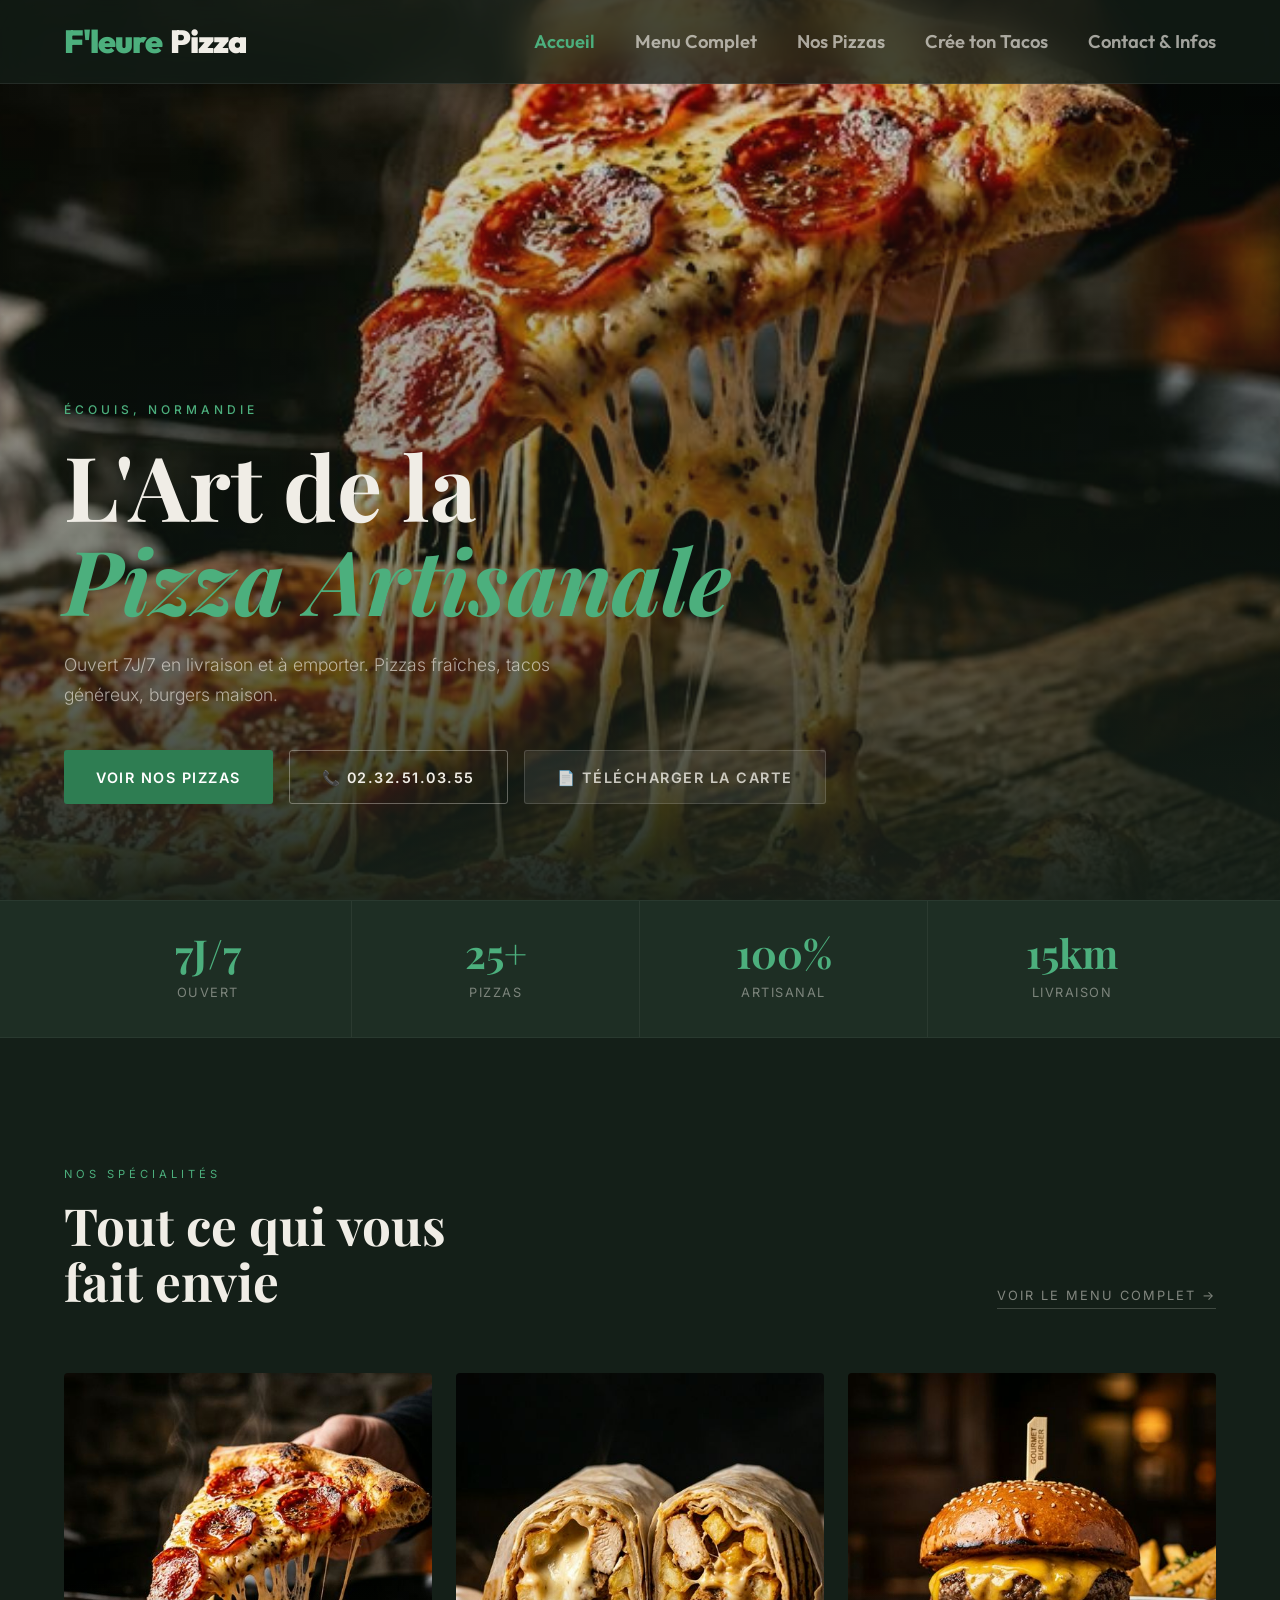
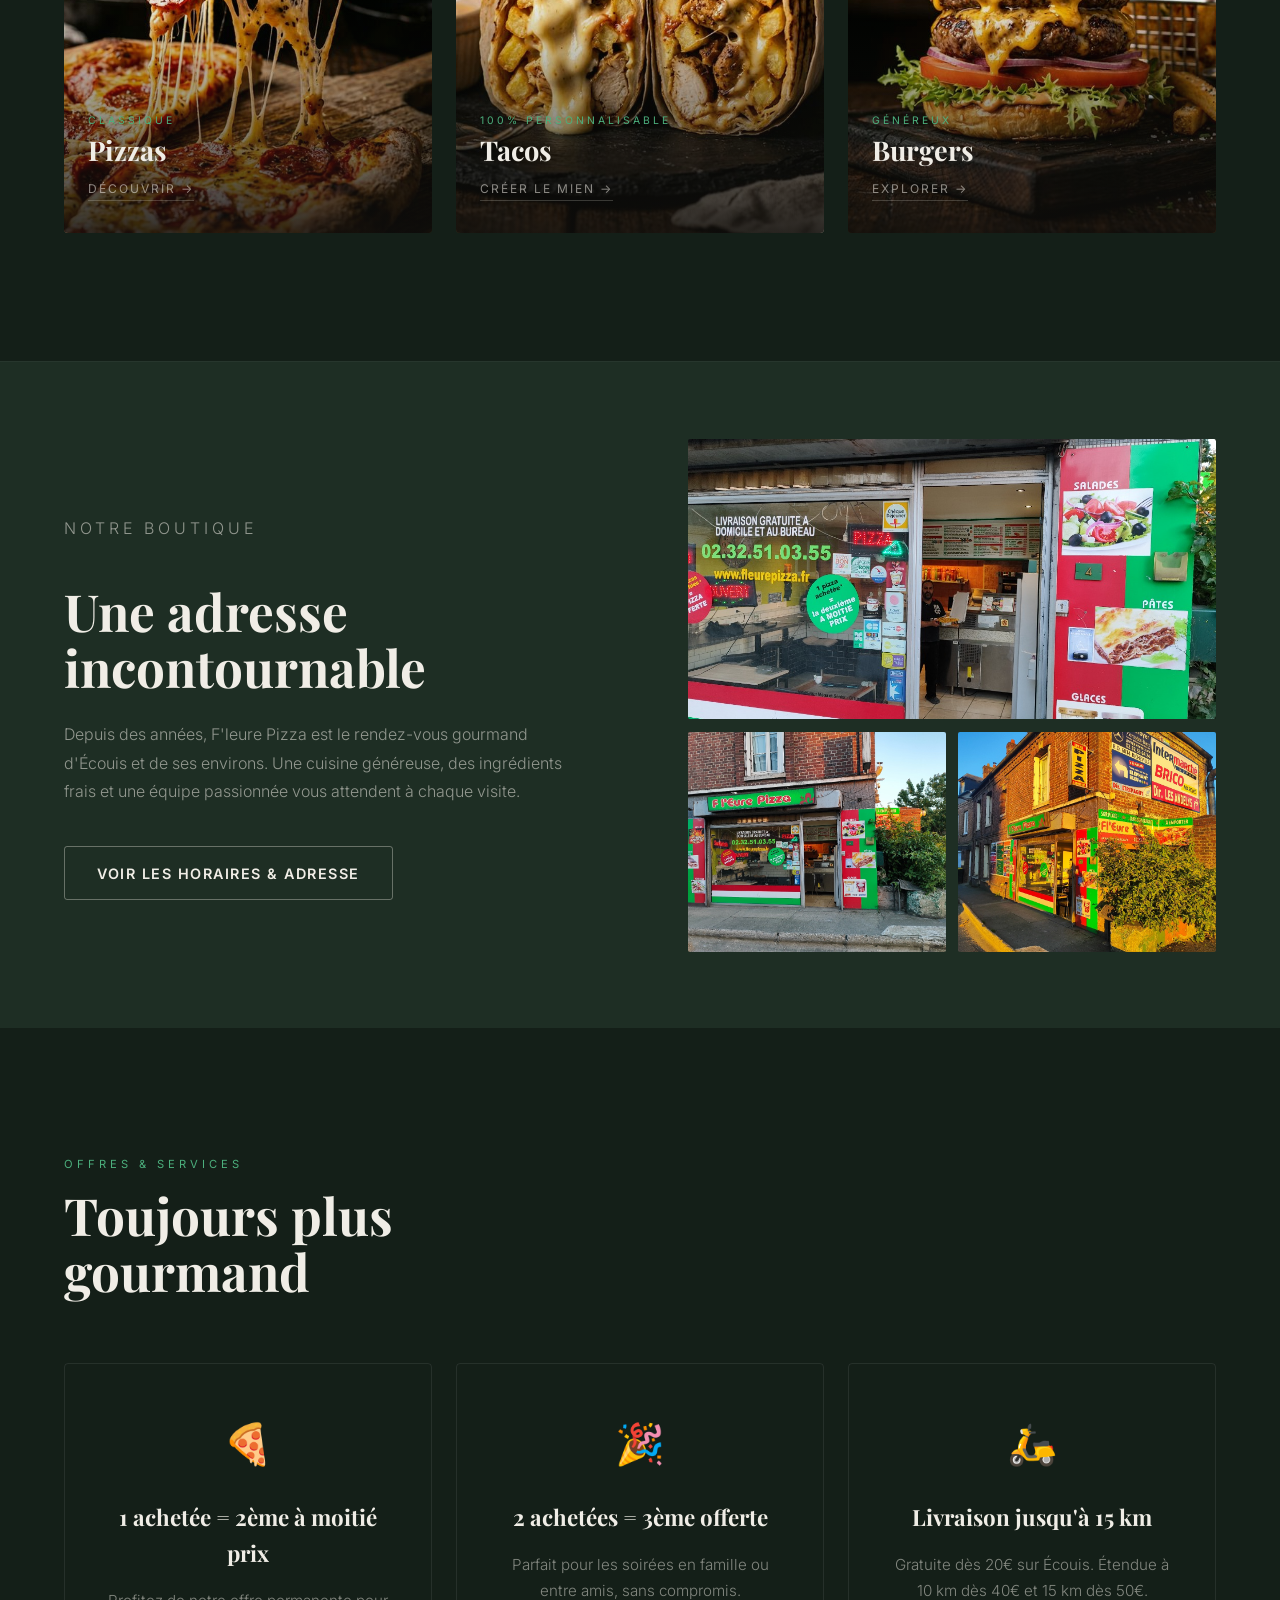
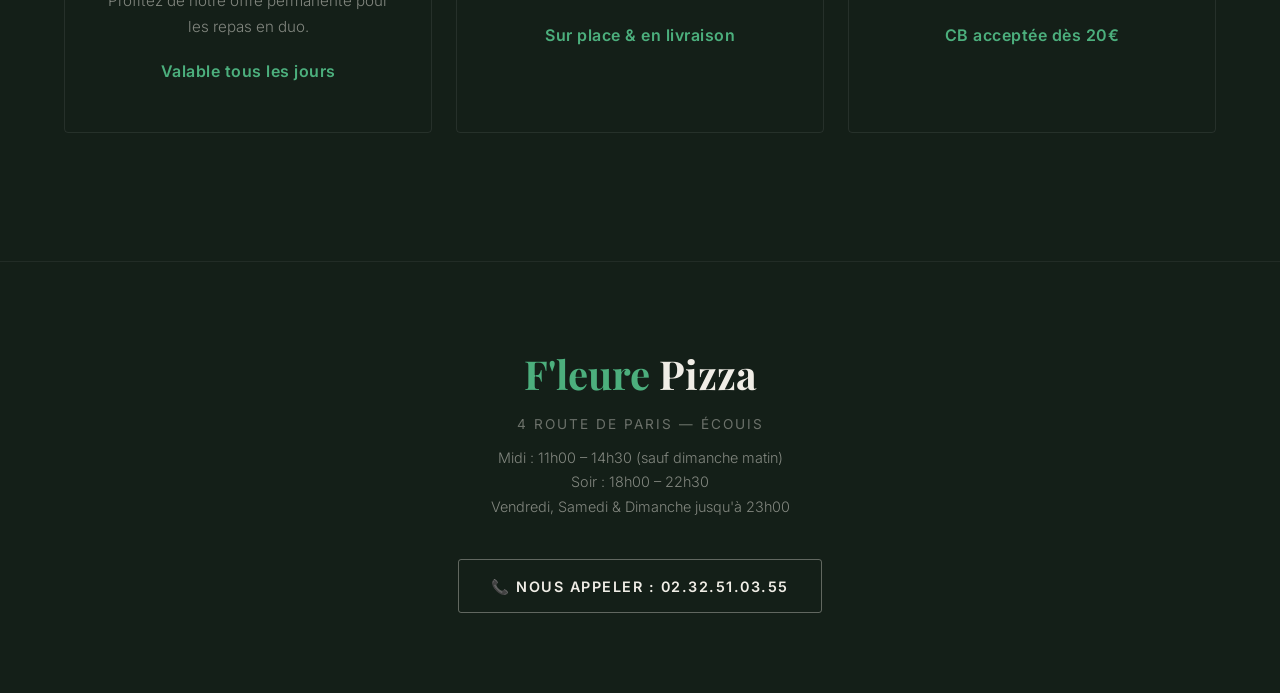
<file: index.html>
<!DOCTYPE html>
<html lang="fr">
<head>
  <meta charset="UTF-8">
  <meta name="viewport" content="width=device-width, initial-scale=1.0">
  <title>F'leure Pizza — L'Art de la Pizza Artisanale à Écouis</title>
  <meta name="description" content="Découvrez F'leure Pizza à Écouis. Pizzas artisanales, tacos, burgers en livraison et à emporter. Appelez le 02.32.51.03.55.">
  <link rel="stylesheet" href="styles/main.css">
  <link href="https://fonts.googleapis.com/css2?family=Playfair+Display:ital,wght@0,700;1,600&family=Inter:wght@300;400;500;600&display=swap" rel="stylesheet">
  <style>
    *, *::before, *::after { box-sizing: border-box; margin: 0; padding: 0; }

    body {
      font-family: 'Inter', sans-serif;
      background: #141f18;
      color: #f0ede6;
      overflow-x: hidden;
    }

    /* ─── NAVBAR OVERRIDE ─── */
    .navbar {
      background: rgba(20,31,24,0.75) !important;
      border-bottom: 1px solid rgba(255,255,255,0.08) !important;
      backdrop-filter: blur(20px) !important;
    }
    .navbar .brand-logo { color: #f0ede6 !important; }
    .nav-link { color: rgba(240,237,230,0.65) !important; }
    .nav-link:hover, .nav-link.active { color: #4caf7d !important; }
    .mobile-toggle span { background: #f0ede6 !important; }

    /* ─── HERO ─── */
    .hp-hero {
      position: relative;
      height: 100vh;
      min-height: 600px;
      display: flex;
      align-items: flex-end;
      overflow: hidden;
    }
    .hp-hero-bg {
      position: absolute;
      inset: 0;
      background-image: url('assets/images/imgsite/category_pizza.png');
      background-size: cover;
      background-position: center;
      transform: scale(1.05);
      transition: transform 8s ease;
    }
    .hp-hero:hover .hp-hero-bg { transform: scale(1); }
    .hp-hero-overlay {
      position: absolute;
      inset: 0;
      background: linear-gradient(
        to top,
        rgba(20,31,24,0.95) 0%,
        rgba(20,31,24,0.5) 40%,
        rgba(20,31,24,0.1) 100%
      );
    }
    .hp-hero-content {
      position: relative;
      z-index: 2;
      max-width: 1200px;
      width: 100%;
      margin: 0 auto;
      padding: 0 1.5rem 6rem;
    }
    .hp-hero-label {
      font-size: 0.75rem;
      letter-spacing: 4px;
      text-transform: uppercase;
      color: #4caf7d;
      font-weight: 500;
      margin-bottom: 1.2rem;
    }
    .hp-hero-title {
      font-family: 'Playfair Display', serif;
      font-size: clamp(3rem, 7vw, 6rem);
      font-weight: 700;
      line-height: 1.05;
      color: #f0ede6;
      margin-bottom: 1.5rem;
      max-width: 700px;
    }
    .hp-hero-title em { font-style: italic; color: #4caf7d; }
    .hp-hero-sub {
      font-size: 1.1rem;
      color: rgba(240,237,230,0.65);
      font-weight: 300;
      max-width: 500px;
      line-height: 1.7;
      margin-bottom: 2.5rem;
    }
    .hp-cta-group { display: flex; gap: 1rem; flex-wrap: wrap; }
    .hp-btn {
      display: inline-flex;
      align-items: center;
      gap: 0.6rem;
      padding: 0.9rem 2rem;
      border-radius: 3px;
      font-size: 0.9rem;
      font-weight: 600;
      letter-spacing: 1.5px;
      text-transform: uppercase;
      text-decoration: none;
      transition: all 0.3s ease;
      cursor: pointer;
      border: none;
    }
    .hp-btn-gold {
      background: #2e7d52;
      color: #fff;
    }
    .hp-btn-gold:hover { background: #256643; transform: translateY(-2px); }
    .hp-btn-ghost {
      background: transparent;
      color: #f0ede6;
      border: 1px solid rgba(240,237,230,0.35);
    }
    .hp-btn-ghost:hover { border-color: #4caf7d; color: #4caf7d; transform: translateY(-2px); }
    .hp-btn-download {
      background: rgba(255,255,255,0.08);
      color: rgba(240,237,230,0.8);
      border: 1px solid rgba(255,255,255,0.15);
    }
    .hp-btn-download:hover { background: rgba(255,255,255,0.14); transform: translateY(-2px); }

    /* ─── STATS BAR ─── */
    .hp-stats {
      background: #1e2e24;
      border-top: 1px solid rgba(255,255,255,0.05);
      border-bottom: 1px solid rgba(255,255,255,0.05);
    }
    .hp-stats-inner {
      max-width: 1200px;
      margin: 0 auto;
      padding: 0 1.5rem;
      display: grid;
      grid-template-columns: repeat(4, 1fr);
    }
    .hp-stat {
      padding: 2rem 1.5rem;
      text-align: center;
      border-right: 1px solid rgba(255,255,255,0.06);
    }
    .hp-stat:last-child { border-right: none; }
    .hp-stat-value {
      font-family: 'Playfair Display', serif;
      font-size: 2.5rem;
      font-weight: 700;
      color: #4caf7d;
      display: block;
      line-height: 1;
      margin-bottom: 0.4rem;
    }
    .hp-stat-label {
      font-size: 0.8rem;
      letter-spacing: 1.5px;
      text-transform: uppercase;
      color: rgba(240,237,230,0.45);
    }

    /* ─── SPECIALITES ─── */
    .hp-specialites {
      max-width: 1200px;
      margin: 0 auto;
      padding: 8rem 1.5rem;
    }
    .hp-section-header {
      display: flex;
      align-items: flex-end;
      justify-content: space-between;
      margin-bottom: 4rem;
    }
    .hp-section-tag {
      font-size: 0.7rem;
      letter-spacing: 4px;
      text-transform: uppercase;
      color: #4caf7d;
      margin-bottom: 0.8rem;
    }
    .hp-section-title {
      font-family: 'Playfair Display', serif;
      font-size: clamp(2.2rem, 4vw, 3.5rem);
      font-weight: 700;
      color: #f0ede6;
      line-height: 1.1;
    }
    .hp-view-all {
      font-size: 0.8rem;
      letter-spacing: 2px;
      text-transform: uppercase;
      color: rgba(240,237,230,0.5);
      text-decoration: none;
      border-bottom: 1px solid rgba(240,237,230,0.2);
      padding-bottom: 2px;
      white-space: nowrap;
      transition: color 0.3s, border-color 0.3s;
    }
    .hp-view-all:hover { color: #4caf7d; border-color: #4caf7d; }

    .hp-cards-grid {
      display: grid;
      grid-template-columns: repeat(3, 1fr);
      gap: 1.5rem;
    }
    .hp-card {
      position: relative;
      overflow: hidden;
      border-radius: 4px;
      cursor: pointer;
      transition: transform 0.4s ease;
    }
    .hp-card:hover { transform: translateY(-6px); }
    .hp-card-img-wrap {
      position: relative;
      aspect-ratio: 4/5;
      overflow: hidden;
    }
    .hp-card-img-wrap img {
      width: 100%;
      height: 100%;
      object-fit: cover;
      display: block;
      transition: transform 0.6s ease;
    }
    .hp-card:hover .hp-card-img-wrap img { transform: scale(1.06); }
    .hp-card-overlay {
      position: absolute;
      inset: 0;
      background: linear-gradient(to top, rgba(15,14,12,0.85) 0%, rgba(15,14,12,0) 55%);
    }
    .hp-card-info {
      position: absolute;
      bottom: 0;
      left: 0;
      right: 0;
      padding: 2rem 1.5rem;
    }
    .hp-card-tag {
      font-size: 0.65rem;
      letter-spacing: 3px;
      text-transform: uppercase;
      color: #4caf7d;
      margin-bottom: 0.4rem;
      display: block;
    }
    .hp-card-label {
      font-family: 'Playfair Display', serif;
      font-size: 1.7rem;
      font-weight: 700;
      color: #f0ede6;
      line-height: 1.1;
    }
    .hp-card-cta {
      display: inline-flex;
      align-items: center;
      gap: 0.4rem;
      margin-top: 0.8rem;
      font-size: 0.75rem;
      letter-spacing: 2px;
      text-transform: uppercase;
      color: rgba(240,237,230,0.55);
      text-decoration: none;
      border-bottom: 1px solid rgba(240,237,230,0.2);
      padding-bottom: 2px;
      transition: color 0.3s, border-color 0.3s;
    }
    .hp-card-cta:hover { color: #4caf7d; border-color: #4caf7d; }

    /* ─── BOUTIQUE / AMBIANCE ─── */
    .hp-split {
      background: #1e2e24;
      border-top: 1px solid rgba(255,255,255,0.04);
    }
    .hp-split-inner {
      max-width: 1200px;
      margin: 0 auto;
      padding: 0 1.5rem;
      display: grid;
      grid-template-columns: 1fr 1fr;
      align-items: center;
      gap: 6rem;
    }
    .hp-split-text { padding: 8rem 0; }
    .hp-split-text p {
      font-size: 1rem;
      color: rgba(240,237,230,0.55);
      font-weight: 300;
      line-height: 1.8;
      margin-top: 1.5rem;
      margin-bottom: 2.5rem;
    }

    .hp-split-img-grid {
      display: grid;
      grid-template-columns: 1fr 1fr;
      grid-template-rows: auto auto;
      gap: 0.8rem;
      padding: 4rem 0;
    }
    .hp-split-img-grid img {
      width: 100%;
      height: 220px;
      object-fit: cover;
      display: block;
      border-radius: 2px;
    }
    .hp-split-img-grid img:first-child {
      grid-column: 1 / -1;
      height: 280px;
    }

    /* ─── PROMO SECTION ─── */
    .hp-promos {
      max-width: 1200px;
      margin: 0 auto;
      padding: 8rem 1.5rem;
    }
    .hp-promos-grid {
      display: grid;
      grid-template-columns: repeat(3, 1fr);
      gap: 1.5rem;
      margin-top: 4rem;
    }
    .hp-promo-card {
      border: 1px solid rgba(255,255,255,0.08);
      padding: 3rem 2.5rem;
      text-align: center;
      border-radius: 4px;
      transition: border-color 0.3s, background 0.3s;
    }
    .hp-promo-card:hover {
      border-color: #4caf7d;
      background: rgba(76,175,125,0.06);
    }
    .hp-promo-icon { font-size: 2.5rem; display: block; margin-bottom: 1.5rem; }
    .hp-promo-title {
      font-family: 'Playfair Display', serif;
      font-size: 1.4rem;
      color: #f0ede6;
      margin-bottom: 1rem;
    }
    .hp-promo-text {
      font-size: 0.95rem;
      color: rgba(240,237,230,0.5);
      line-height: 1.7;
      font-weight: 300;
    }
    .hp-promo-deal {
      display: block;
      font-size: 1rem;
      font-weight: 600;
      color: #4caf7d;
      margin-top: 1.2rem;
      letter-spacing: 0.5px;
    }

    /* ─── FOOTER ─── */
    .hp-footer {
      background: #141f18;
      border-top: 1px solid rgba(255,255,255,0.06);
      padding: 5rem 1.5rem;
      text-align: center;
    }
    .hp-footer-brand {
      font-family: 'Playfair Display', serif;
      font-size: 2.5rem;
      color: #f0ede6;
      margin-bottom: 0.5rem;
    }
    .hp-footer-brand span { color: #4caf7d; }
    .hp-footer-addr {
      font-size: 0.85rem;
      color: rgba(240,237,230,0.4);
      letter-spacing: 2px;
      text-transform: uppercase;
      margin-bottom: 0.6rem;
    }
    .hp-footer-hours {
      font-size: 0.9rem;
      color: rgba(240,237,230,0.5);
      font-weight: 300;
      line-height: 1.7;
      max-width: 500px;
      margin: 0 auto 2.5rem;
    }

    /* ─── RESPONSIVE ─── */
    @media (max-width: 960px) {
      .hp-stats-inner { grid-template-columns: repeat(2, 1fr); }
      .hp-stat:nth-child(2) { border-right: none; }
      .hp-stat:nth-child(3) { border-top: 1px solid rgba(255,255,255,0.06); }
      .hp-cards-grid { grid-template-columns: 1fr; }
      .hp-card-img-wrap { aspect-ratio: 16/9; }
      .hp-split-inner { grid-template-columns: 1fr; gap: 0; }
      .hp-split-text { padding: 5rem 0 0; }
      .hp-split-img-grid { padding: 3rem 0; }
      .hp-promos-grid { grid-template-columns: 1fr; }
      .hp-section-header { flex-direction: column; align-items: flex-start; gap: 1rem; margin-bottom: 2rem; }
      .hp-hero-content { padding-bottom: 3rem; }
      .hp-hero-title { font-size: 3rem; }
      .hp-stats { padding: 3rem 1.5rem; transform: translateY(-2rem); }
      .hp-specialites, .hp-promos, .hp-footer { padding: 4rem 1.5rem; }
    }

    @media (max-width: 768px) {
      .hp-hero { height: auto; min-height: 400px; padding-top: 100px; padding-bottom: 30px; }
      .hp-specialites, .hp-promos, .hp-footer, .hp-split { padding: 2.5rem 1.25rem !important; }
      .hp-stats { transform: none; margin-top: 2rem; padding: 2rem 1.25rem; }
      .hp-section-header { margin-bottom: 1.5rem; }
      .hp-hero-title { font-size: 2.2rem; }
      .hp-promo-card { padding: 2rem 1.5rem; }
      .hp-split-text { padding-top: 2rem; }
    }
  </style>
</head>
<body>

  <!-- Navbar -->
  <header class="navbar">
    <div class="container" style="display: flex; justify-content: space-between; align-items: center;">
      <a href="index.html" class="brand-logo">
        <span class="text-accent" style="color: #4caf7d;">F'leure</span> Pizza
      </a>
      <div class="mobile-toggle">
        <span></span><span></span><span></span>
      </div>
      <nav class="nav-links">
        <a href="index.html" class="nav-link active">Accueil</a>
        <a href="pages/menu.html" class="nav-link">Menu Complet</a>
        <a href="pages/pizza.html" class="nav-link">Nos Pizzas</a>
        <a href="pages/tacos.html" class="nav-link">Crée ton Tacos</a>
        <a href="pages/contact.html" class="nav-link">Contact & Infos</a>
      </nav>
    </div>
  </header>

  <!-- ━━━━━ HERO ━━━━━ -->
  <section class="hp-hero">
    <div class="hp-hero-bg"></div>
    <div class="hp-hero-overlay"></div>
    <div class="hp-hero-content">
      <p class="hp-hero-label">Écouis, Normandie</p>
      <h1 class="hp-hero-title">L'Art de la<br><em>Pizza Artisanale</em></h1>
      <p class="hp-hero-sub">Ouvert 7J/7 en livraison et à emporter. Pizzas fraîches, tacos généreux, burgers maison.</p>
      <div class="hp-cta-group">
        <a href="pages/pizza.html" class="hp-btn hp-btn-gold">Voir nos Pizzas</a>
        <a href="tel:0232510355" class="hp-btn hp-btn-ghost">📞 02.32.51.03.55</a>
        <a href="assets/pdf/carte papa.pdf" class="hp-btn hp-btn-download" download>📄 Télécharger la carte</a>
      </div>
    </div>
  </section>

  <!-- ━━━━━ STATS ━━━━━ -->
  <div class="hp-stats">
    <div class="hp-stats-inner">
      <div class="hp-stat">
        <span class="hp-stat-value">7J/7</span>
        <span class="hp-stat-label">Ouvert</span>
      </div>
      <div class="hp-stat">
        <span class="hp-stat-value">25+</span>
        <span class="hp-stat-label">Pizzas</span>
      </div>
      <div class="hp-stat">
        <span class="hp-stat-value">100%</span>
        <span class="hp-stat-label">Artisanal</span>
      </div>
      <div class="hp-stat">
        <span class="hp-stat-value">15km</span>
        <span class="hp-stat-label">Livraison</span>
      </div>
    </div>
  </div>

  <!-- ━━━━━ NOS SPECIALITES ━━━━━ -->
  <section class="hp-specialites">
    <div class="hp-section-header">
      <div>
        <p class="hp-section-tag">Nos spécialités</p>
        <h2 class="hp-section-title">Tout ce qui vous<br>fait envie</h2>
      </div>
      <a href="pages/menu.html" class="hp-view-all">Voir le menu complet →</a>
    </div>

    <div class="hp-cards-grid">
      <a href="pages/pizza.html" class="hp-card" style="text-decoration:none;">
        <div class="hp-card-img-wrap">
          <img src="assets/images/imgsite/category_pizza.png" alt="Pizzas artisanales F'leure">
          <div class="hp-card-overlay"></div>
        </div>
        <div class="hp-card-info">
          <span class="hp-card-tag">Classique</span>
          <div class="hp-card-label">Pizzas</div>
          <span class="hp-card-cta">Découvrir →</span>
        </div>
      </a>

      <a href="pages/tacos.html" class="hp-card" style="text-decoration:none;">
        <div class="hp-card-img-wrap">
          <img src="assets/images/imgsite/category_tacos.png" alt="Tacos F'leure">
          <div class="hp-card-overlay"></div>
        </div>
        <div class="hp-card-info">
          <span class="hp-card-tag">100% Personnalisable</span>
          <div class="hp-card-label">Tacos</div>
          <span class="hp-card-cta">Créer le mien →</span>
        </div>
      </a>

      <a href="pages/menu.html" class="hp-card" style="text-decoration:none;">
        <div class="hp-card-img-wrap">
          <img src="assets/images/imgsite/category_burger.png" alt="Burgers F'leure">
          <div class="hp-card-overlay"></div>
        </div>
        <div class="hp-card-info">
          <span class="hp-card-tag">Généreux</span>
          <div class="hp-card-label">Burgers</div>
          <span class="hp-card-cta">Explorer →</span>
        </div>
      </a>
    </div>
  </section>

  <!-- ━━━━━ BOUTIQUE / PHOTOS REELLES ━━━━━ -->
  <section class="hp-split">
    <div class="hp-split-inner">
      <div class="hp-split-text">
        <p class="hp-section-tag">Notre boutique</p>
        <h2 class="hp-section-title">Une adresse<br>incontournable</h2>
        <p>Depuis des années, F'leure Pizza est le rendez-vous gourmand d'Écouis et de ses environs. Une cuisine généreuse, des ingrédients frais et une équipe passionnée vous attendent à chaque visite.</p>
        <a href="pages/contact.html" class="hp-btn hp-btn-ghost">Voir les horaires & adresse</a>
      </div>
      <div class="hp-split-img-grid">
        <img src="assets/images/imgsite/storefront-1.jpg" alt="F'leure Pizza devanture">
        <img src="assets/images/imgsite/storefront-2.jpg" alt="F'leure Pizza intérieur">
        <img src="assets/images/imgsite/storefront-3.jpg" alt="F'leure Pizza cuisine">
      </div>
    </div>
  </section>

  <!-- ━━━━━ PROMOS & LIVRAISON ━━━━━ -->
  <section class="hp-promos">
    <div class="hp-section-header">
      <div>
        <p class="hp-section-tag">Offres & Services</p>
        <h2 class="hp-section-title">Toujours plus<br>gourmand</h2>
      </div>
    </div>
    <div class="hp-promos-grid">
      <div class="hp-promo-card">
        <span class="hp-promo-icon">🍕</span>
        <h3 class="hp-promo-title">1 achetée = 2ème à moitié prix</h3>
        <p class="hp-promo-text">Profitez de notre offre permanente pour les repas en duo.</p>
        <span class="hp-promo-deal">Valable tous les jours</span>
      </div>
      <div class="hp-promo-card">
        <span class="hp-promo-icon">🎉</span>
        <h3 class="hp-promo-title">2 achetées = 3ème offerte</h3>
        <p class="hp-promo-text">Parfait pour les soirées en famille ou entre amis, sans compromis.</p>
        <span class="hp-promo-deal">Sur place & en livraison</span>
      </div>
      <div class="hp-promo-card">
        <span class="hp-promo-icon">🛵</span>
        <h3 class="hp-promo-title">Livraison jusqu'à 15 km</h3>
        <p class="hp-promo-text">Gratuite dès 20€ sur Écouis. Étendue à 10 km dès 40€ et 15 km dès 50€.</p>
        <span class="hp-promo-deal">CB acceptée dès 20€</span>
      </div>
    </div>
  </section>

  <!-- ━━━━━ FOOTER ━━━━━ -->
  <footer class="hp-footer">
    <h2 class="hp-footer-brand"><span style="color:#4caf7d;">F'leure</span> Pizza</h2>
    <p class="hp-footer-addr">4 Route de Paris — Écouis</p>
    <p class="hp-footer-hours">
      Midi : 11h00 – 14h30 (sauf dimanche matin)<br>
      Soir : 18h00 – 22h30<br>
      Vendredi, Samedi & Dimanche jusqu'à 23h00
    </p>
    <a href="tel:0232510355" class="hp-btn hp-btn-ghost">📞 Nous Appeler : 02.32.51.03.55</a>
  </footer>

  <script src="js/main.js"></script>
</body>
</html>
</file>
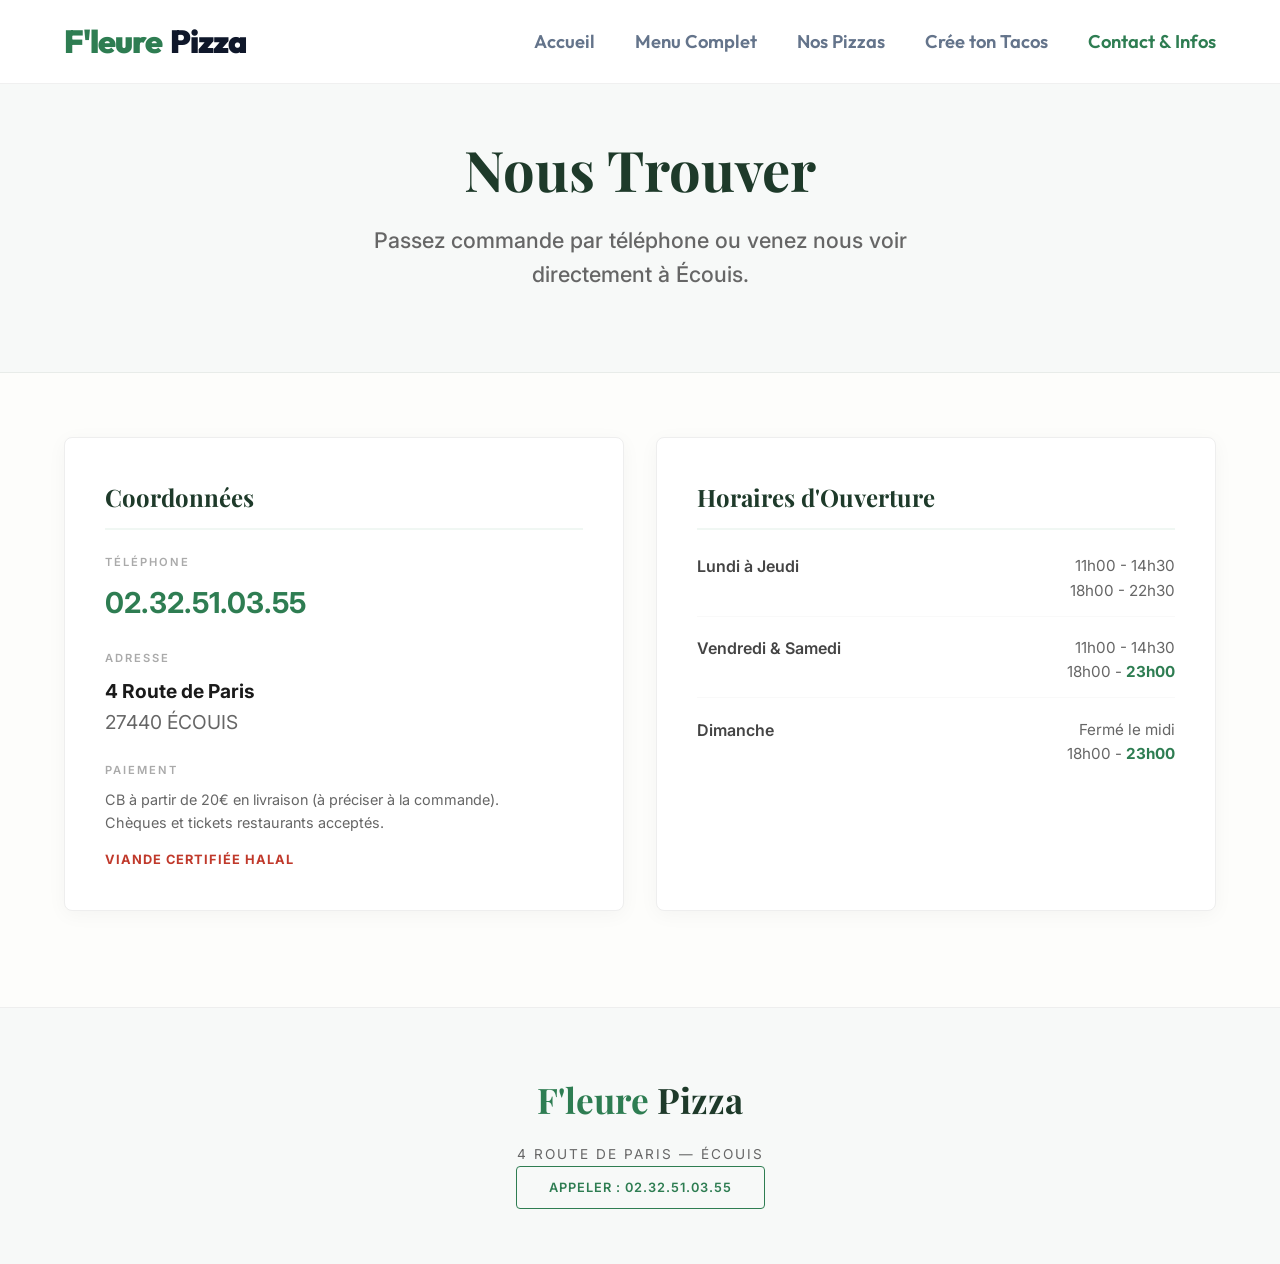
<file: pages/contact.html>
<!DOCTYPE html>
<html lang="fr">
<head>
  <meta charset="UTF-8">
  <meta name="viewport" content="width=device-width, initial-scale=1.0">
  <title>Contact & Informations — F'leure Pizza</title>
  <link rel="stylesheet" href="../styles/main.css">
  <link href="https://fonts.googleapis.com/css2?family=Playfair+Display:wght@700&family=Inter:wght@300;400;500;600;700&display=swap" rel="stylesheet">
  <style>
    body { font-family: 'Inter', sans-serif; background: #fdfdfb; color: #1a1a1a; }
    
    /* Navbar Theme Sync */
    .navbar { background: rgba(255,255,255,0.95) !important; border-bottom: 1px solid rgba(0,0,0,0.06) !important; }
    .nav-link:hover, .nav-link.active { color: #2e7d52 !important; }
    .brand-logo .text-accent { color: #2e7d52 !important; }

    .contact-header {
      padding: 140px 0 80px;
      text-align: center;
      background: #f7f9f8;
      border-bottom: 1px solid #e8ece9;
      margin-bottom: 4rem;
    }
    .hero-title { font-family: 'Playfair Display', serif; font-size: 3.5rem; font-weight: 700; color: #1e3a2a; }
    .hero-subtitle { margin: 0 auto; color: #666; max-width: 600px; }

    .glass-card {
      background: #fff;
      border: 1px solid #eee;
      border-radius: 8px;
      padding: 2.5rem;
      box-shadow: 0 4px 20px rgba(0,0,0,0.04);
      height: 100%;
    }
    .card-title { font-family: 'Playfair Display', serif; font-size: 1.5rem; color: #1e3a2a; margin-bottom: 1.5rem; border-bottom: 2px solid #f0f7f3; padding-bottom: 0.75rem; }
    
    .contact-label { font-size: 0.7rem; letter-spacing: 2px; text-transform: uppercase; color: #aaa; margin-bottom: 0.5rem; font-weight: 600; }
    .contact-value { font-size: 1.2rem; font-weight: 700; color: #1a1a1a; margin-bottom: 1.5rem; }
    .contact-value.accent { color: #2e7d52; font-size: 1.8rem; }
  </style>
</head>
<body>

  <!-- Header Navigation -->
  <header class="navbar">
    <div class="container" style="display: flex; justify-content: space-between; align-items: center;">
      <a href="../index.html" class="brand-logo">
        <span class="text-accent" style="color:#2e7d52;">F'leure</span> Pizza
      </a>
      <div class="mobile-toggle">
        <span></span><span></span><span></span>
      </div>
      <nav class="nav-links">
        <a href="../index.html" class="nav-link">Accueil</a>
        <a href="menu.html" class="nav-link">Menu Complet</a>
        <a href="pizza.html" class="nav-link">Nos Pizzas</a>
        <a href="tacos.html" class="nav-link">Crée ton Tacos</a>
        <a href="contact.html" class="nav-link active">Contact & Infos</a>
      </nav>
    </div>
  </header>

  <div class="contact-header">
    <div class="container">
      <h1 class="hero-title">Nous Trouver</h1>
      <p class="hero-subtitle">Passez commande par téléphone ou venez nous voir directement à Écouis.</p>
    </div>
  </div>

  <div class="container" style="margin-bottom: 6rem;">
    <div style="display: grid; grid-template-columns: repeat(auto-fit, minmax(300px, 1fr)); gap: 2rem;">
      
      <!-- Contact Card -->
      <div class="glass-card">
        <h3 class="card-title">Coordonnées</h3>
        <div class="contact-label">Téléphone</div>
        <div class="contact-value accent">02.32.51.03.55</div>
        
        <div class="contact-label">Adresse</div>
        <div class="contact-value">4 Route de Paris<br><span style="font-weight:400; color:#666;">27440 ÉCOUIS</span></div>
        
        <div class="contact-label">Paiement</div>
        <p style="font-size: 0.9rem; color:#666; line-height:1.6;">
          CB à partir de 20€ en livraison (à préciser à la commande).<br>
          Chèques et tickets restaurants acceptés.
        </p>
        <p style="margin-top: 1rem; font-weight: 700; color: #c0392b; text-transform:uppercase; font-size:0.8rem; letter-spacing:1px;">Viande Certifiée Halal</p>
      </div>

      <!-- Hours Card -->
      <div class="glass-card">
        <h3 class="card-title">Horaires d'Ouverture</h3>
        
        <div style="display: flex; justify-content: space-between; margin-bottom: 1.2rem; border-bottom: 1px solid #f9f9f9; padding-bottom: 0.8rem;">
          <span style="font-weight: 600; color: #444;">Lundi à Jeudi</span>
          <span style="color: #666; text-align: right; font-size:0.95rem;">11h00 - 14h30<br>18h00 - 22h30</span>
        </div>

        <div style="display: flex; justify-content: space-between; margin-bottom: 1.2rem; border-bottom: 1px solid #f9f9f9; padding-bottom: 0.8rem;">
          <span style="font-weight: 600; color: #444;">Vendredi & Samedi</span>
          <span style="color: #666; text-align: right; font-size:0.95rem;">11h00 - 14h30<br>18h00 - <span style="color:#2e7d52; font-weight:700;">23h00</span></span>
        </div>

        <div style="display: flex; justify-content: space-between;">
          <span style="font-weight: 600; color: #444;">Dimanche</span>
          <span style="color: #666; text-align: right; font-size:0.95rem;">Fermé le midi<br>18h00 - <span style="color:#2e7d52; font-weight:700;">23h00</span></span>
        </div>
      </div>

    </div>
  </div>

  <footer style="border-top: 1px solid #eee; padding: 4rem 1.5rem; text-align: center; background:#f7f9f8;">
    <div class="container">
      <h2 style="font-family:'Playfair Display', serif; font-size: 2.2rem; color:#1e3a2a; margin-bottom: 1rem;"><span style="color:#2e7d52;">F'leure</span> Pizza</h2>
      <p style="color: #666; font-size: 0.85rem; letter-spacing:2px; text-transform:uppercase; margin-bottom: 0.5rem;">4 Route de Paris — Écouis</p>
      <a href="tel:0232510355" class="hp-btn hp-btn-ghost" style="border:1px solid #2e7d52; color:#2e7d52; padding:0.8rem 2rem; text-decoration:none; border-radius:4px; font-weight:600; text-transform:uppercase; font-size:0.8rem; letter-spacing:1px;">Appeler : 02.32.51.03.55</a>
    </div>
  </footer>

  <script src="../js/main.js"></script>
</body>
</html>
</file>
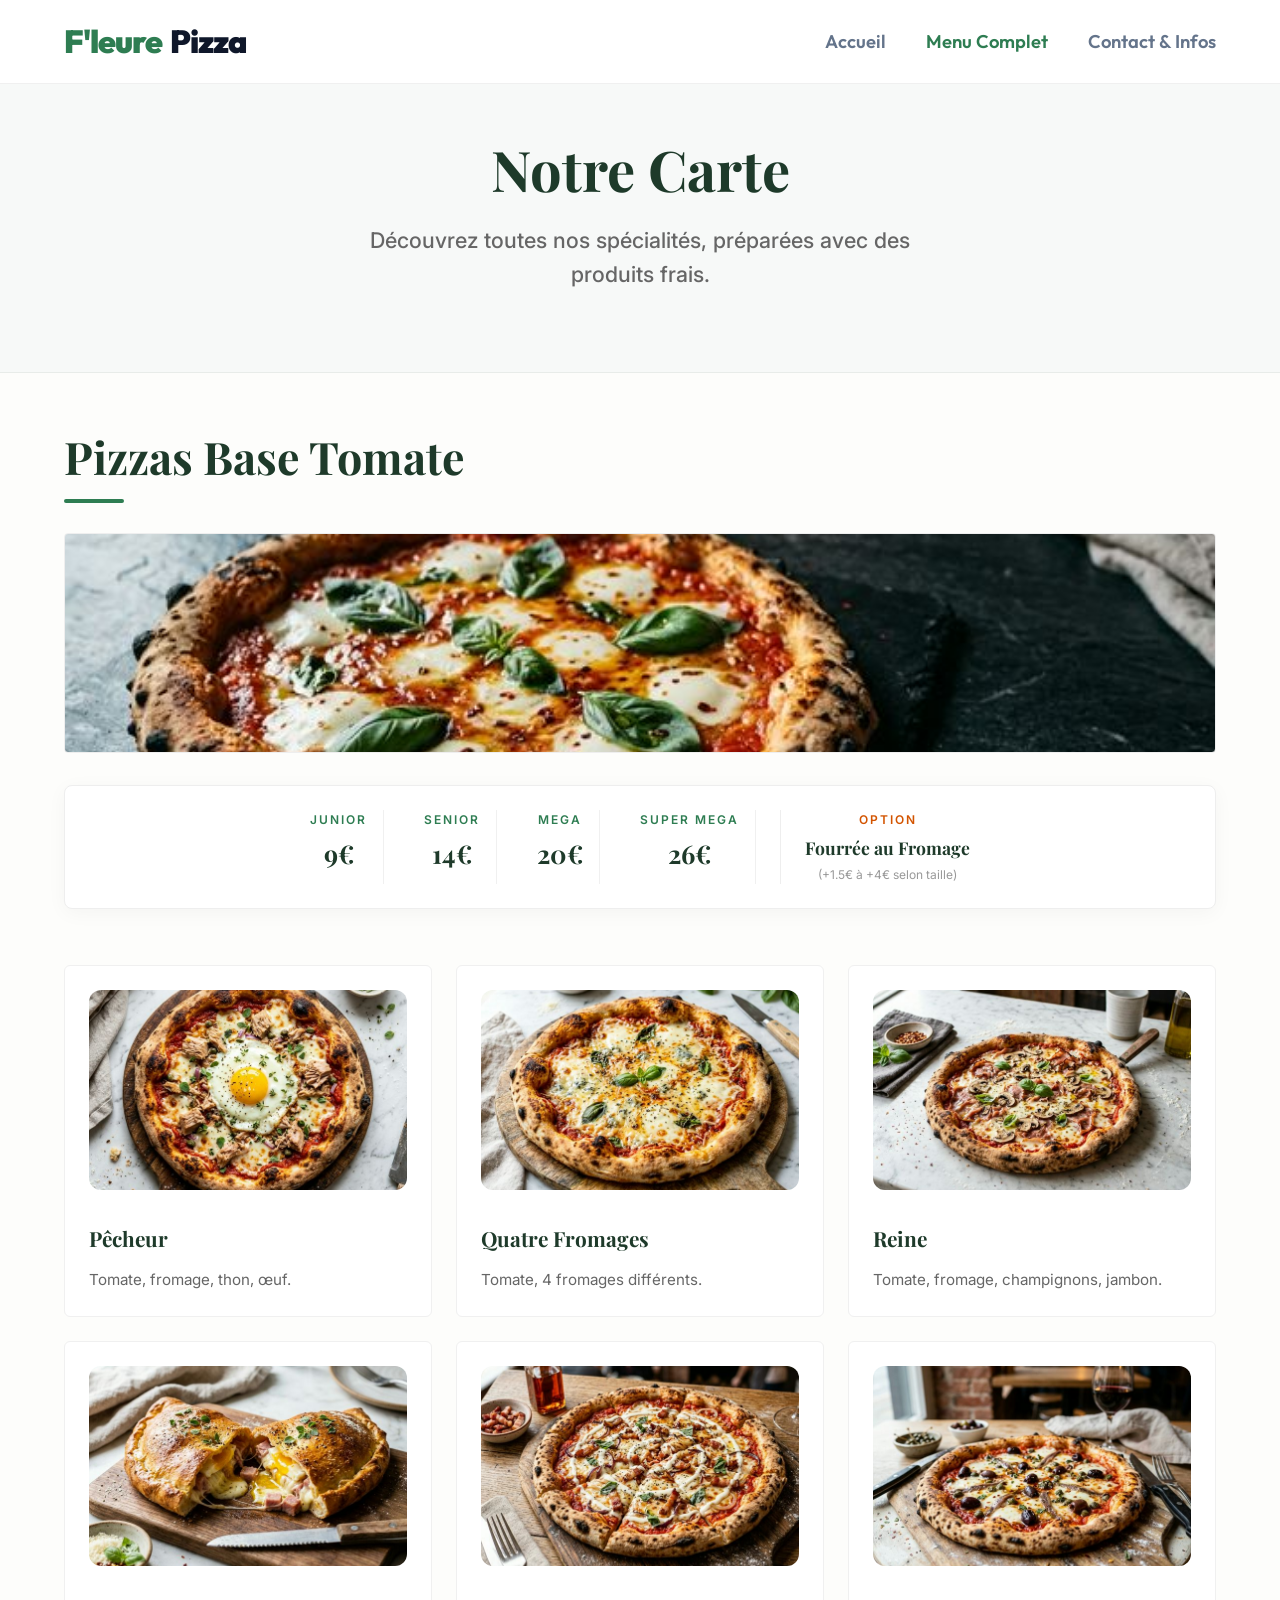
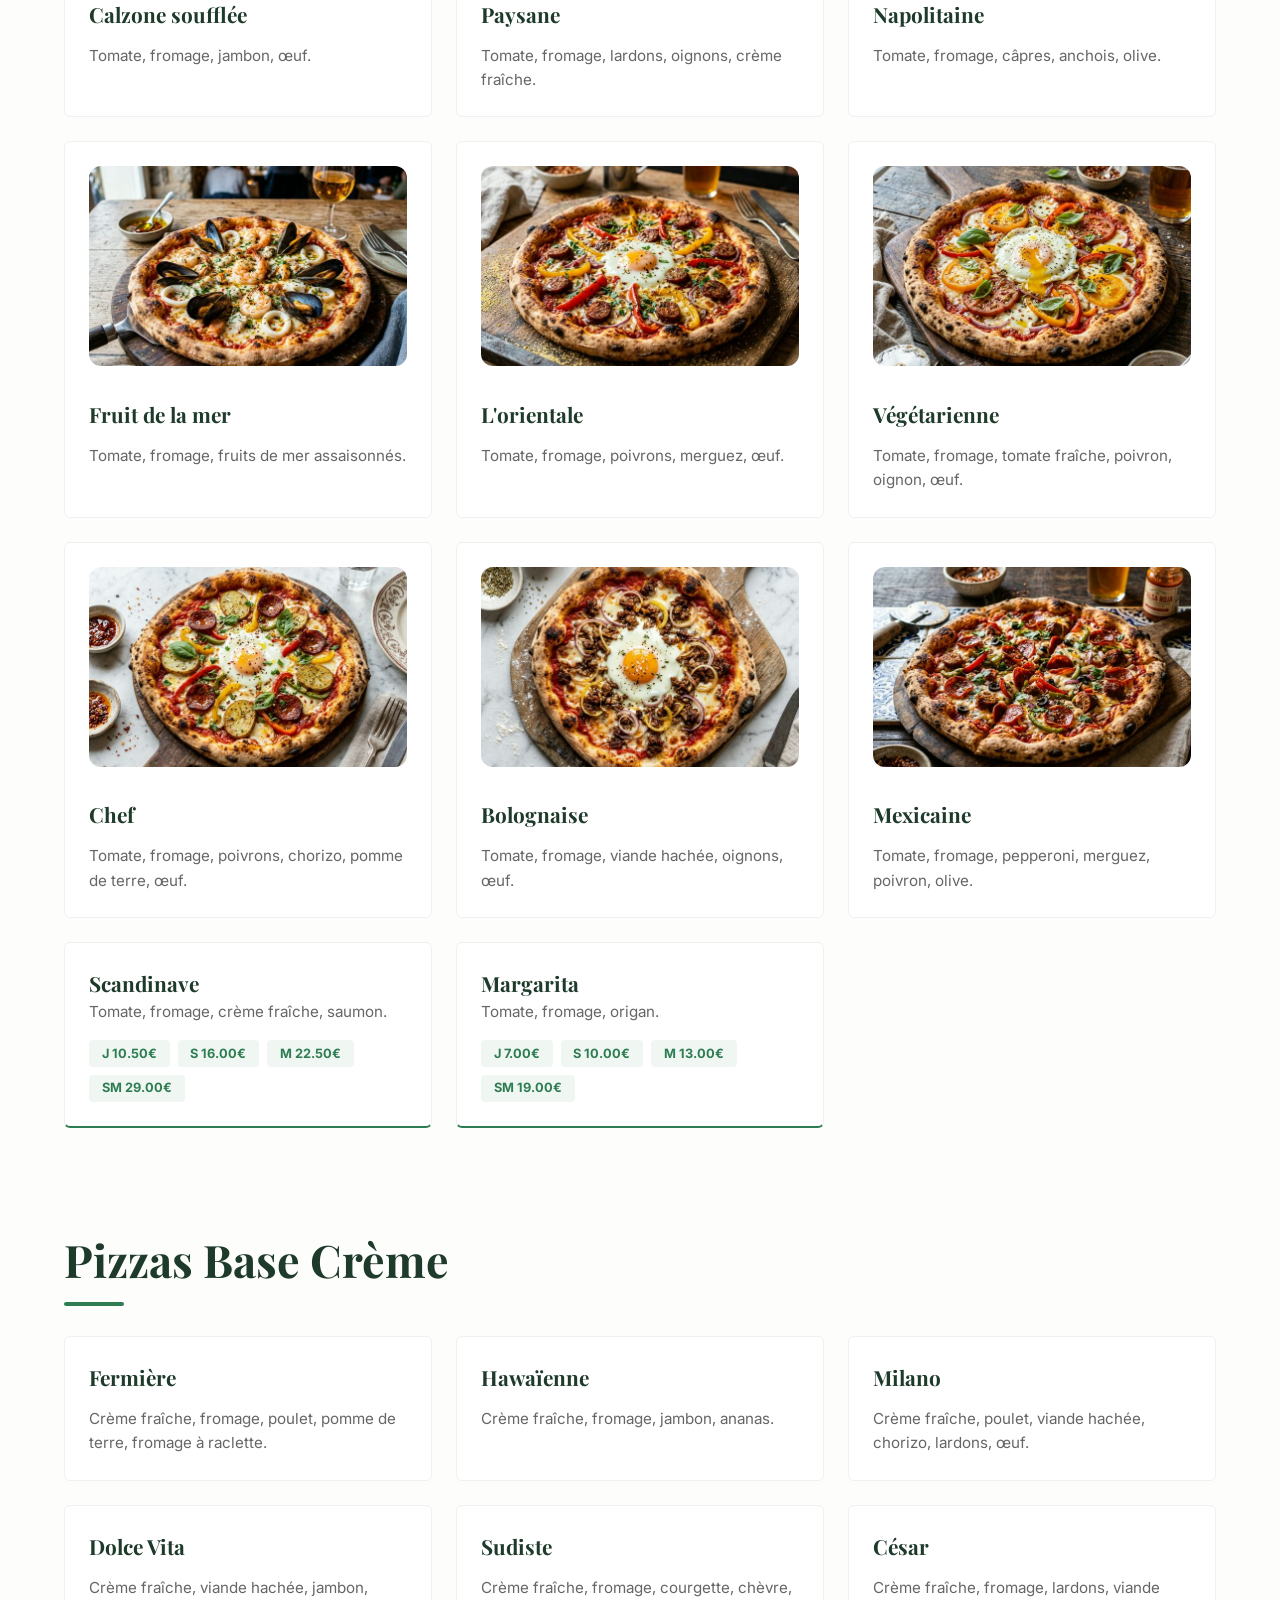
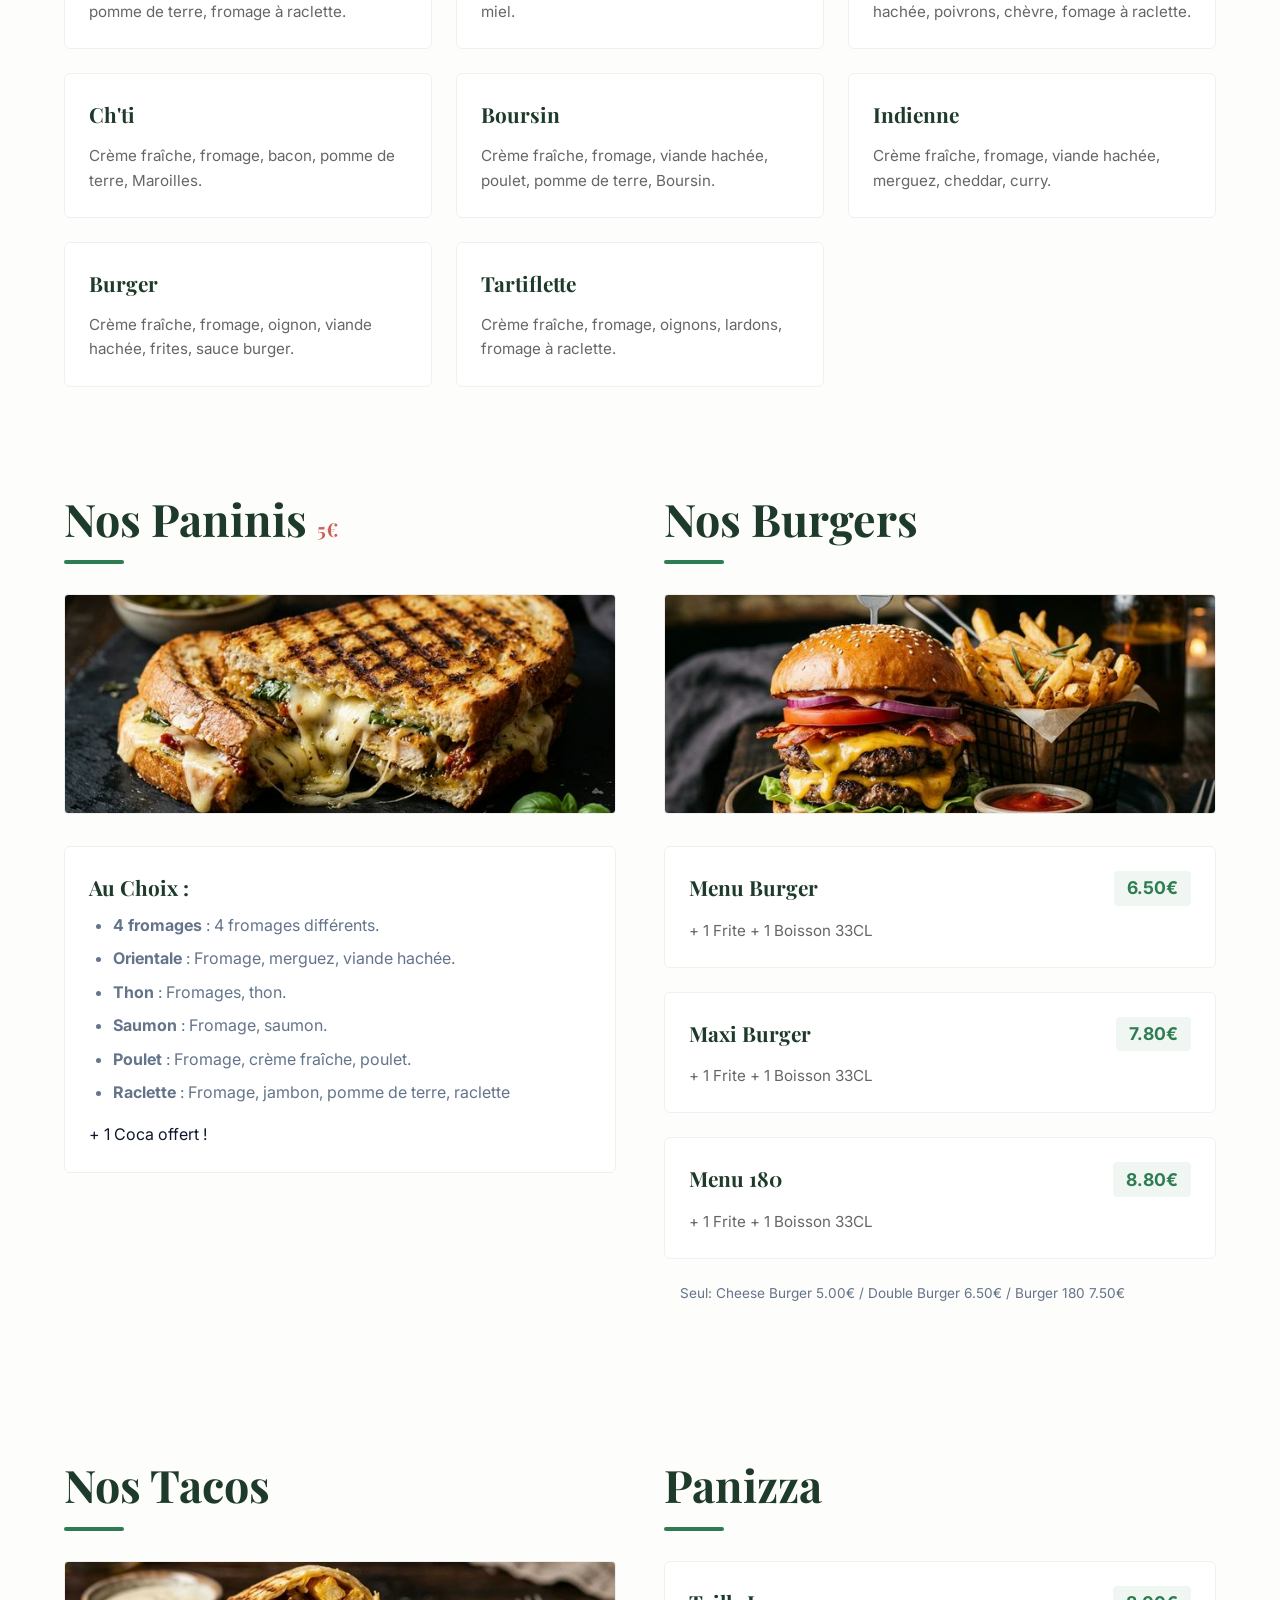
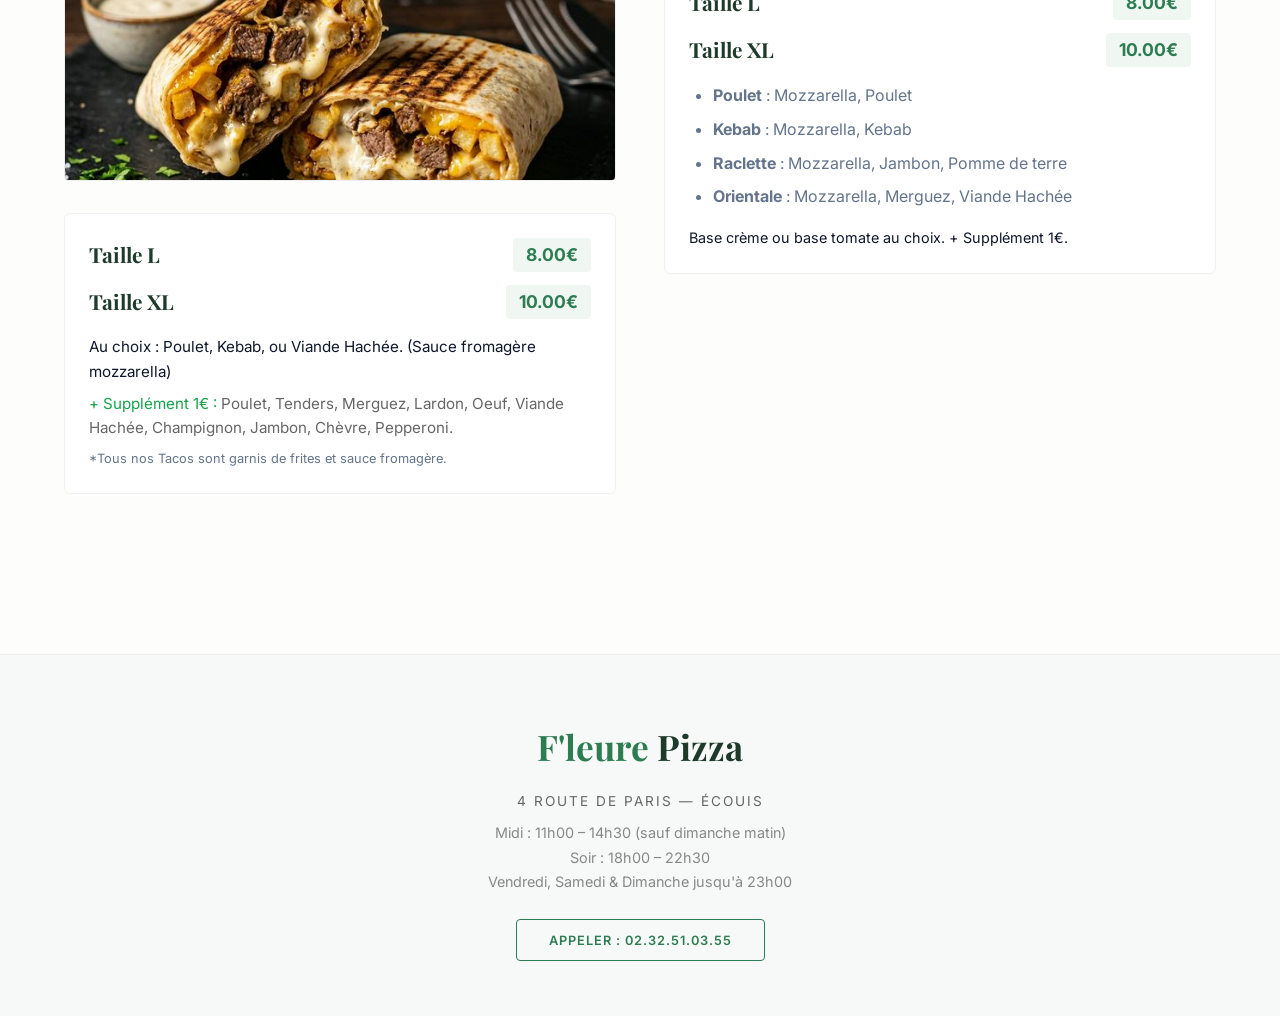
<file: pages/menu.html>
<!DOCTYPE html>
<html lang="fr">
<head>
  <meta charset="UTF-8">
  <meta name="viewport" content="width=device-width, initial-scale=1.0">
  <title>Notre Menu — F'leure Pizza</title>
  <link rel="stylesheet" href="../styles/main.css">
  <link href="https://fonts.googleapis.com/css2?family=Playfair+Display:wght@700&family=Inter:wght@300;400;500;600;700&display=swap" rel="stylesheet">
  <style>
    body { font-family: 'Inter', sans-serif; background: #fdfdfb; color: #1a1a1a; }
    
    /* Navbar Theme Sync */
    .navbar { background: rgba(255,255,255,0.95) !important; border-bottom: 1px solid rgba(0,0,0,0.06) !important; }
    .nav-link:hover, .nav-link.active { color: #2e7d52 !important; }
    .brand-logo .text-accent { color: #2e7d52 !important; }

    .menu-header {
      padding: 140px 0 80px;
      text-align: center;
      background: #f7f9f8;
      border-bottom: 1px solid #e8ece9;
      margin-bottom: 3rem;
    }
    .hero-title { font-family: 'Playfair Display', serif; font-weight: 700; color: #1e3a2a; }
    .section-title {
      font-family: 'Playfair Display', serif;
      font-size: 2.8rem;
      margin-bottom: 2.5rem;
      position: relative;
      display: inline-block;
      color: #1e3a2a;
      font-weight: 700;
    }
    .section-title::after {
      content: '';
      position: absolute;
      bottom: -10px;
      left: 0;
      width: 60px;
      height: 4px;
      background: #2e7d52;
      border-radius: 2px;
    }
    
    .menu-category { margin-bottom: 6rem; }
    .pizza-prices {
      display: flex;
      justify-content: center;
      gap: 1.5rem;
      flex-wrap: wrap;
      margin-bottom: 3.5rem;
      background: #fff;
      padding: 1.5rem;
      border-radius: 8px;
      border: 1px solid #eee;
      box-shadow: 0 4px 20px rgba(0,0,0,0.04);
    }
    .price-tag { text-align: center; padding: 0 1rem; border-right: 1px solid #f0f0f0; }
    .price-tag:last-child { border-right: none; }
    .price-tag strong {
      display: block;
      color: #1e3a2a;
      font-size: 1.6rem;
      font-weight: 700;
      font-family: 'Playfair Display', serif;
    }
    .price-tag span {
      font-size: 0.75rem;
      color: #2e7d52;
      text-transform: uppercase;
      letter-spacing: 2px;
      font-weight: 600;
      margin-bottom: 0.25rem;
      display: block;
    }
    .grid-items {
      display: grid;
      grid-template-columns: repeat(auto-fill, minmax(320px, 1fr));
      gap: 1.5rem;
    }
    .menu-item {
      background: #fff;
      border: 1px solid #f0f0f0;
      border-radius: 6px;
      padding: 1.5rem;
      transition: all 0.3s ease;
    }
    .menu-item:hover {
      border-color: #2e7d52;
      transform: translateY(-4px);
      box-shadow: 0 12px 30px rgba(46,125,82,0.1);
    }
    .item-header { display: flex; justify-content: space-between; align-items: flex-start; margin-bottom: 0.8rem; gap: 0.5rem; }
    .item-title { font-family: 'Playfair Display', serif; font-size: 1.3rem; color: #1e3a2a; font-weight: 700; }
    .item-price {
      color: #2e7d52;
      font-weight: 700;
      font-size: 1.1rem;
      background: #f0f7f3;
      padding: 0.2rem 0.8rem;
      border-radius: 4px;
    }
    .item-desc { color: #666; font-size: 0.95rem; line-height: 1.6; font-weight: 400; }
    .cat-img { width: 100%; height: 220px; object-fit: cover; border-radius: 4px; margin-bottom: 2rem; border: 1px solid #eee; }
    .item-img { width: 100%; height: 180px; object-fit: cover; border-radius: 4px; margin-bottom: 1.2rem; }

  </style>
</head>
<body>

  <!-- Header Navigation -->
  <header class="navbar">
    <div class="container">
      <a href="../index.html" class="brand-logo">
        <span class="text-accent">F'leure</span> Pizza
      </a>
      <div class="mobile-toggle">
        <span></span><span></span><span></span>
      </div>
      <nav class="nav-links">
        <a href="../index.html" class="nav-link">Accueil</a>
        <a href="menu.html" class="nav-link active">Menu Complet</a>
        <a href="contact.html" class="nav-link">Contact & Infos</a>
      </nav>
    </div>
  </header>

  <div class="menu-header">
    <div class="container">
      <h1 class="hero-title" style="font-size: 3.5rem;">Notre Carte</h1>
      <p class="hero-subtitle" style="margin: 0 auto; color: #666;">Découvrez toutes nos spécialités, préparées avec des produits frais.</p>
    </div>
  </div>

  <main class="container">
    
    <!-- PIZZAS BASE TOMATE -->
    <section class="menu-category">
      <h2 class="section-title">Pizzas Base Tomate</h2>
      <div class="cat-img" style="background: url('../assets/images/imgsite/hero-bg.png') center/cover;"></div>
      
      <div class="pizza-prices">
        <div class="price-tag"><span>Junior</span><strong>9€</strong></div>
        <div class="price-tag"><span>Senior</span><strong>14€</strong></div>
        <div class="price-tag"><span>Mega</span><strong>20€</strong></div>
        <div class="price-tag"><span>Super Mega</span><strong>26€</strong></div>
        <div class="price-tag" style="border-left: 1px solid #eee; padding-left: 1.5rem;">
          <span style="color:#d35400;">Option</span><strong style="font-size:1.1rem; margin-top:0.3rem;">Fourrée au Fromage</strong>
          <small style="color:#999; display:block; font-size:0.75rem; margin-top:0.2rem;">(+1.5€ à +4€ selon taille)</small>
        </div>
      </div>

      <div class="grid-items">
        <div class="menu-item">
          <img src="../assets/images/pizzas/pecheur.png" alt="Pizza Pêcheur" style="width: 100%; height: 200px; object-fit: cover; border-radius: 12px; margin-bottom: 1.5rem;">
          <div class="item-header"><h3 class="item-title">Pêcheur</h3></div>
          <p class="item-desc">Tomate, fromage, thon, œuf.</p>
        </div>
        <div class="menu-item">
          <img src="../assets/images/pizzas/quatre_fromages.png" alt="Pizza Quatre Fromages" style="width: 100%; height: 200px; object-fit: cover; border-radius: 12px; margin-bottom: 1.5rem;">
          <div class="item-header"><h3 class="item-title">Quatre Fromages</h3></div>
          <p class="item-desc">Tomate, 4 fromages différents.</p>
        </div>
        <div class="menu-item">
          <img src="../assets/images/pizzas/reine.png" alt="Pizza Reine" style="width: 100%; height: 200px; object-fit: cover; border-radius: 12px; margin-bottom: 1.5rem;">
          <div class="item-header"><h3 class="item-title">Reine</h3></div>
          <p class="item-desc">Tomate, fromage, champignons, jambon.</p>
        </div>
        <div class="menu-item">
          <img src="../assets/images/pizzas/calzone.png" alt="Pizza Calzone soufflée" style="width: 100%; height: 200px; object-fit: cover; border-radius: 12px; margin-bottom: 1.5rem;">
          <div class="item-header"><h3 class="item-title">Calzone soufflée</h3></div>
          <p class="item-desc">Tomate, fromage, jambon, œuf.</p>
        </div>
        <div class="menu-item">
          <img src="../assets/images/pizzas/paysane.png" alt="Pizza Paysane" style="width: 100%; height: 200px; object-fit: cover; border-radius: 12px; margin-bottom: 1.5rem;">
          <div class="item-header"><h3 class="item-title">Paysane</h3></div>
          <p class="item-desc">Tomate, fromage, lardons, oignons, crème fraîche.</p>
        </div>
        <div class="menu-item">
          <img src="../assets/images/pizzas/napolitaine.png" alt="Pizza Napolitaine" style="width: 100%; height: 200px; object-fit: cover; border-radius: 12px; margin-bottom: 1.5rem;">
          <div class="item-header"><h3 class="item-title">Napolitaine</h3></div>
          <p class="item-desc">Tomate, fromage, câpres, anchois, olive.</p>
        </div>
        <div class="menu-item">
          <img src="../assets/images/pizzas/fruit_de_la_mer.png" alt="Pizza Fruit de la mer" style="width: 100%; height: 200px; object-fit: cover; border-radius: 12px; margin-bottom: 1.5rem;">
          <div class="item-header"><h3 class="item-title">Fruit de la mer</h3></div>
          <p class="item-desc">Tomate, fromage, fruits de mer assaisonnés.</p>
        </div>
        <div class="menu-item">
          <img src="../assets/images/pizzas/orientale.png" alt="Pizza L'orientale" style="width: 100%; height: 200px; object-fit: cover; border-radius: 12px; margin-bottom: 1.5rem;">
          <div class="item-header"><h3 class="item-title">L'orientale</h3></div>
          <p class="item-desc">Tomate, fromage, poivrons, merguez, œuf.</p>
        </div>
        <div class="menu-item">
          <img src="../assets/images/pizzas/vegetarienne.png" alt="Pizza Végétarienne" style="width: 100%; height: 200px; object-fit: cover; border-radius: 12px; margin-bottom: 1.5rem;">
          <div class="item-header"><h3 class="item-title">Végétarienne</h3></div>
          <p class="item-desc">Tomate, fromage, tomate fraîche, poivron, oignon, œuf.</p>
        </div>
        <div class="menu-item">
          <img src="../assets/images/pizzas/chef.png" alt="Pizza Chef" style="width: 100%; height: 200px; object-fit: cover; border-radius: 12px; margin-bottom: 1.5rem;">
          <div class="item-header"><h3 class="item-title">Chef</h3></div>
          <p class="item-desc">Tomate, fromage, poivrons, chorizo, pomme de terre, œuf.</p>
        </div>
        <div class="menu-item">
          <img src="../assets/images/pizzas/bolognaise.png" alt="Pizza Bolognaise" style="width: 100%; height: 200px; object-fit: cover; border-radius: 12px; margin-bottom: 1.5rem;">
          <div class="item-header"><h3 class="item-title">Bolognaise</h3></div>
          <p class="item-desc">Tomate, fromage, viande hachée, oignons, œuf.</p>
        </div>
        <div class="menu-item">
          <img src="../assets/images/pizzas/mexicaine.png" alt="Pizza Mexicaine" style="width: 100%; height: 200px; object-fit: cover; border-radius: 12px; margin-bottom: 1.5rem;">
          <div class="item-header"><h3 class="item-title">Mexicaine</h3></div>
          <p class="item-desc">Tomate, fromage, pepperoni, merguez, poivron, olive.</p>
        </div>
        <!-- Special Price Pizzas -->
        <div class="menu-item" style="border-bottom: 2px solid #2e7d52;">
          <h3 class="item-title">Scandinave</h3>
          <p class="item-desc">Tomate, fromage, crème fraîche, saumon.</p>
          <div style="margin-top:1rem; display:flex; gap:0.5rem; flex-wrap:wrap;">
            <span class="item-price" style="font-size:0.8rem;">J 10.50€</span>
            <span class="item-price" style="font-size:0.8rem;">S 16.00€</span>
            <span class="item-price" style="font-size:0.8rem;">M 22.50€</span>
            <span class="item-price" style="font-size:0.8rem;">SM 29.00€</span>
          </div>
        </div>
        <div class="menu-item" style="border-bottom: 2px solid #2e7d52;">
          <h3 class="item-title">Margarita</h3>
          <p class="item-desc">Tomate, fromage, origan.</p>
          <div style="margin-top:1rem; display:flex; gap:0.5rem; flex-wrap:wrap;">
            <span class="item-price" style="font-size:0.8rem;">J 7.00€</span>
            <span class="item-price" style="font-size:0.8rem;">S 10.00€</span>
            <span class="item-price" style="font-size:0.8rem;">M 13.00€</span>
            <span class="item-price" style="font-size:0.8rem;">SM 19.00€</span>
          </div>
        </div>
      </div>
    </section>

    <!-- PIZZAS BASE CREME -->
    <section class="menu-category">
      <h2 class="section-title">Pizzas Base Crème</h2>
      <div class="grid-items">
        <div class="menu-item">
          <div class="item-header"><h3 class="item-title">Fermière</h3></div>
          <p class="item-desc">Crème fraîche, fromage, poulet, pomme de terre, fromage à raclette.</p>
        </div>
        <div class="menu-item">
          <div class="item-header"><h3 class="item-title">Hawaïenne</h3></div>
          <p class="item-desc">Crème fraîche, fromage, jambon, ananas.</p>
        </div>
        <div class="menu-item">
          <div class="item-header"><h3 class="item-title">Milano</h3></div>
          <p class="item-desc">Crème fraîche, poulet, viande hachée, chorizo, lardons, œuf.</p>
        </div>
        <div class="menu-item">
          <div class="item-header"><h3 class="item-title">Dolce Vita</h3></div>
          <p class="item-desc">Crème fraîche, viande hachée, jambon, pomme de terre, fromage à raclette.</p>
        </div>
        <div class="menu-item">
          <div class="item-header"><h3 class="item-title">Sudiste</h3></div>
          <p class="item-desc">Crème fraîche, fromage, courgette, chèvre, miel.</p>
        </div>
        <div class="menu-item">
          <div class="item-header"><h3 class="item-title">César</h3></div>
          <p class="item-desc">Crème fraîche, fromage, lardons, viande hachée, poivrons, chèvre, fomage à raclette.</p>
        </div>
        <div class="menu-item">
          <div class="item-header"><h3 class="item-title">Ch'ti</h3></div>
          <p class="item-desc">Crème fraîche, fromage, bacon, pomme de terre, Maroilles.</p>
        </div>
        <div class="menu-item">
          <div class="item-header"><h3 class="item-title">Boursin</h3></div>
          <p class="item-desc">Crème fraîche, fromage, viande hachée, poulet, pomme de terre, Boursin.</p>
        </div>
        <div class="menu-item">
          <div class="item-header"><h3 class="item-title">Indienne</h3></div>
          <p class="item-desc">Crème fraîche, fromage, viande hachée, merguez, cheddar, curry.</p>
        </div>
        <div class="menu-item">
          <div class="item-header"><h3 class="item-title">Burger</h3></div>
          <p class="item-desc">Crème fraîche, fromage, oignon, viande hachée, frites, sauce burger.</p>
        </div>
        <div class="menu-item">
          <div class="item-header"><h3 class="item-title">Tartiflette</h3></div>
          <p class="item-desc">Crème fraîche, fromage, oignons, lardons, fromage à raclette.</p>
        </div>
      </div>
    </section>

    <!-- BURGERS, PANINIS, TACOS & PANIZZA -->
    <div style="display: grid; grid-template-columns: repeat(auto-fit, minmax(400px, 1fr)); gap: 3rem;">
      
      <!-- Paninis -->
      <section class="menu-category">
        <h2 class="section-title">Nos Paninis <span style="font-size: 1.2rem; color: #c0392b; opacity:0.8;">5€</span></h2>
        <div class="cat-img" style="background: url('../assets/images/imgsite/panini-cat.png') center/cover;"></div>
        <div class="grid-items" style="grid-template-columns: 1fr;">
          <div class="menu-item">
            <h3 class="item-title">Au Choix :</h3>
            <ul style="color: var(--text-muted); padding-left: 1.5rem; margin-top: 0.5rem; display: flex; flex-direction: column; gap: 0.5rem;">
              <li><strong>4 fromages</strong> : 4 fromages différents.</li>
              <li><strong>Orientale</strong> : Fromage, merguez, viande hachée.</li>
              <li><strong>Thon</strong> : Fromages, thon.</li>
              <li><strong>Saumon</strong> : Fromage, saumon.</li>
              <li><strong>Poulet</strong> : Fromage, crème fraîche, poulet.</li>
              <li><strong>Raclette</strong> : Fromage, jambon, pomme de terre, raclette</li>
            </ul>
            <p style="margin-top:1rem; color:var(--text-main);">+ 1 Coca offert !</p>
          </div>
        </div>
      </section>

      <!-- Burgers -->
      <section class="menu-category">
        <h2 class="section-title">Nos Burgers</h2>
        <div class="cat-img" style="background: url('../assets/images/imgsite/burger-cat.png') center/cover;"></div>
        <div class="grid-items" style="grid-template-columns: 1fr;">
          <div class="menu-item">
            <div class="item-header"><h3 class="item-title">Menu Burger</h3><span class="item-price">6.50€</span></div>
            <p class="item-desc">+ 1 Frite + 1 Boisson 33CL</p>
          </div>
          <div class="menu-item">
            <div class="item-header"><h3 class="item-title">Maxi Burger</h3><span class="item-price">7.80€</span></div>
            <p class="item-desc">+ 1 Frite + 1 Boisson 33CL</p>
          </div>
          <div class="menu-item">
            <div class="item-header"><h3 class="item-title">Menu 180</h3><span class="item-price">8.80€</span></div>
            <p class="item-desc">+ 1 Frite + 1 Boisson 33CL</p>
          </div>
          <p style="color:var(--text-muted); font-size:0.85rem; padding: 0 1rem;">Seul: Cheese Burger 5.00€ / Double Burger 6.50€ / Burger 180 7.50€</p>
        </div>
      </section>

      <!-- Tacos -->
      <section class="menu-category">
        <h2 class="section-title">Nos Tacos</h2>
        <div class="cat-img" style="background: url('../assets/images/imgsite/tacos-cat.png') center/cover;"></div>
        <div class="grid-items" style="grid-template-columns: 1fr;">
          <div class="menu-item">
            <div class="item-header"><h3 class="item-title">Taille L</h3><span class="item-price">8.00€</span></div>
            <div class="item-header"><h3 class="item-title">Taille XL</h3><span class="item-price">10.00€</span></div>
            <p class="item-desc" style="margin-top:1rem; color:var(--text-main);">Au choix : Poulet, Kebab, ou Viande Hachée. (Sauce fromagère mozzarella)</p>
            <p class="item-desc" style="margin-top:0.5rem;"><span class="text-accent">+ Supplément 1€ :</span> Poulet, Tenders, Merguez, Lardon, Oeuf, Viande Hachée, Champignon, Jambon, Chèvre, Pepperoni.</p>
            <p style="font-size:0.8rem; margin-top:0.5rem; color:var(--text-muted);">*Tous nos Tacos sont garnis de frites et sauce fromagère.</p>
          </div>
        </div>
      </section>

      <!-- Panizza -->
      <section class="menu-category">
        <h2 class="section-title">Panizza</h2>
        <div class="grid-items" style="grid-template-columns: 1fr;">
          <div class="menu-item">
            <div class="item-header"><h3 class="item-title">Taille L</h3><span class="item-price">8.00€</span></div>
            <div class="item-header"><h3 class="item-title">Taille XL</h3><span class="item-price">10.00€</span></div>
            <ul style="color: var(--text-muted); padding-left: 1.5rem; margin-top: 1rem; display: flex; flex-direction: column; gap: 0.5rem;">
              <li><strong>Poulet</strong> : Mozzarella, Poulet</li>
              <li><strong>Kebab</strong> : Mozzarella, Kebab</li>
              <li><strong>Raclette</strong> : Mozzarella, Jambon, Pomme de terre</li>
              <li><strong>Orientale</strong> : Mozzarella, Merguez, Viande Hachée</li>
            </ul>
            <p style="margin-top:1rem; color:var(--text-main); font-size:0.9rem;">Base crème ou base tomate au choix. + Supplément 1€.</p>
          </div>
        </div>
      </section>

    </div>

  </main>

  <!-- Footer -->
  <footer style="border-top: 1px solid #eee; padding: 4rem 1.5rem; margin-top: 4rem; text-align: center; background:#f7f9f8;">
    <div class="container">
      <h2 style="font-family:'Playfair Display', serif; font-size: 2.2rem; color:#1e3a2a; margin-bottom: 1rem;"><span style="color:#2e7d52;">F'leure</span> Pizza</h2>
      <p style="color: #666; font-size: 0.85rem; letter-spacing:2px; text-transform:uppercase; margin-bottom: 0.5rem;">4 Route de Paris — Écouis</p>
      <p style="color: #888; font-size: 0.9rem; line-height:1.7; margin-bottom: 2rem; max-width:600px; margin-left:auto; margin-right:auto;">
        Midi : 11h00 – 14h30 (sauf dimanche matin)<br>
        Soir : 18h00 – 22h30<br>
        Vendredi, Samedi & Dimanche jusqu'à 23h00
      </p>
      <a href="tel:0232510355" class="hp-btn hp-btn-ghost" style="border:1px solid #2e7d52; color:#2e7d52; padding:0.8rem 2rem; text-decoration:none; border-radius:4px; font-weight:600; text-transform:uppercase; font-size:0.8rem; letter-spacing:1px;">Appeler : 02.32.51.03.55</a>
    </div>
  </footer>

  <script src="../js/main.js"></script>
</body>
</html>
</file>
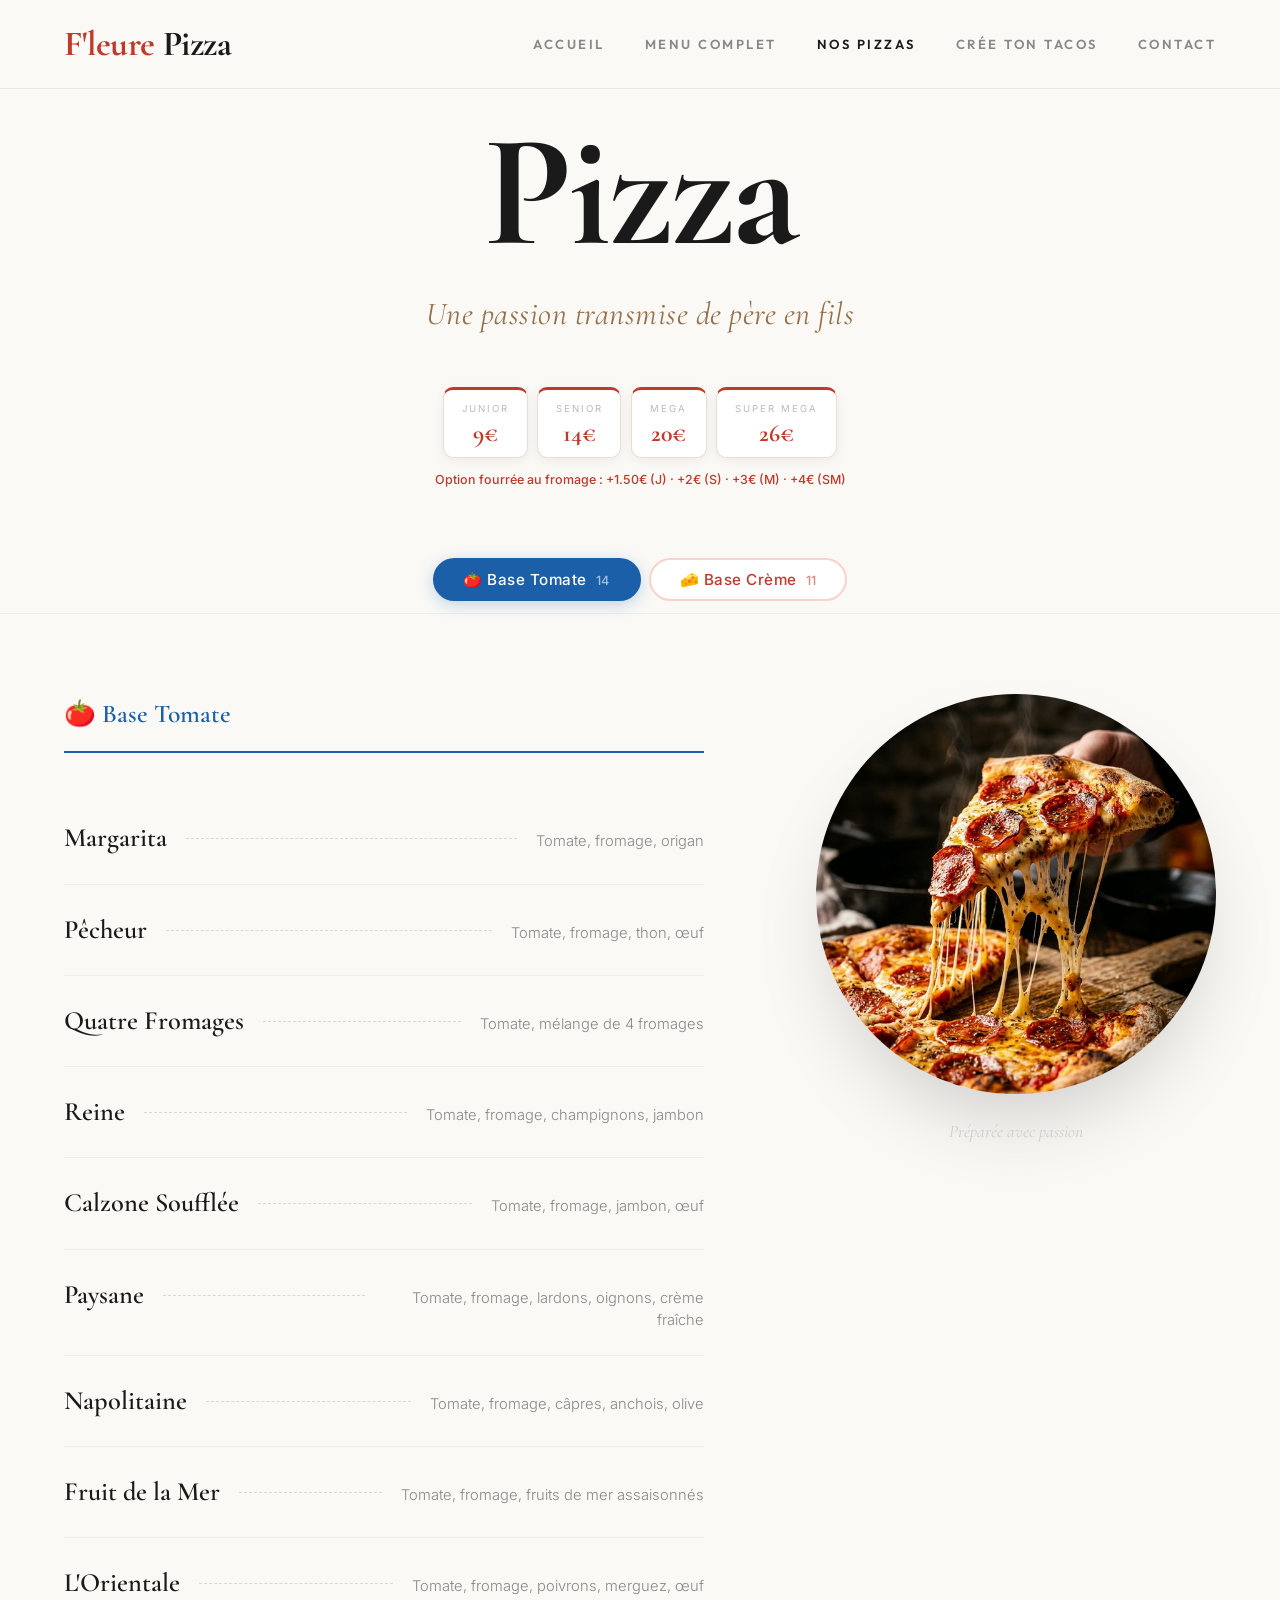
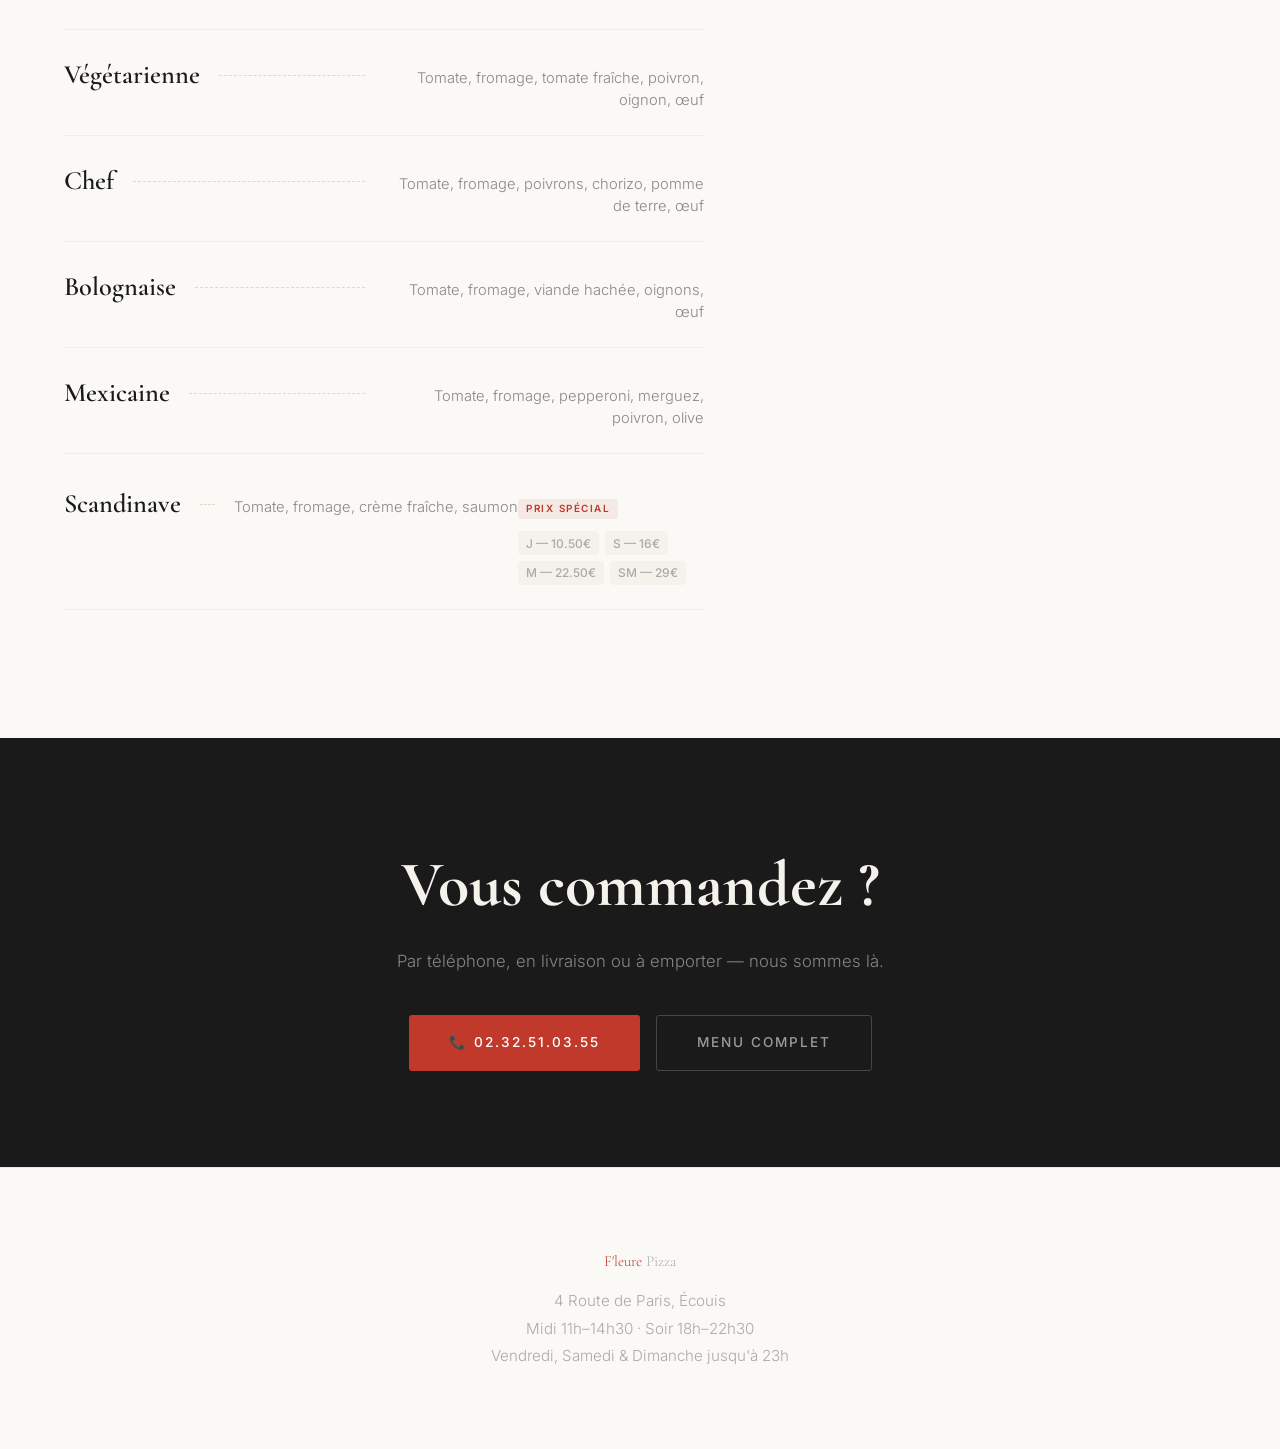
<file: pages/pizza.html>
<!DOCTYPE html>
<html lang="fr">
<head>
<meta charset="UTF-8">
<meta name="viewport" content="width=device-width, initial-scale=1.0">
<title>Nos Pizzas — F'leure Pizza</title>
<meta name="description" content="Découvrez toutes nos pizzas artisanales, base tomate et base crème. F'leure Pizza à Écouis.">
<link href="https://fonts.googleapis.com/css2?family=Cormorant+Garamond:ital,wght@0,400;0,600;0,700;1,400;1,600&family=Inter:wght@300;400;500&display=swap" rel="stylesheet">
<link rel="stylesheet" href="../styles/main.css">
<style>
:root {
  --bg: #faf9f6;
  --text: #1a1a1a;
  --muted: #888;
  --accent: #96704a;
  --blue: #1a5fa8;
  --red: #c0392b;
  --line: #ddd9cf;
}
* { margin: 0; padding: 0; box-sizing: border-box; }
body { background: var(--bg); color: var(--text); font-family: 'Inter', sans-serif; overflow-x: hidden; }

/* ─── NAVBAR ─── */
.navbar {
  background: rgba(250,249,246,0.95) !important;
  border-bottom: 1px solid rgba(0,0,0,0.07) !important;
  backdrop-filter: blur(16px) !important;
}
.navbar .container { display: flex; justify-content: space-between; align-items: center; }
.brand-logo {
  font-family: 'Cormorant Garamond', serif !important;
  font-size: 2.2rem !important;
  font-weight: 700 !important;
  color: var(--text) !important;
  letter-spacing: -0.5px;
}
.brand-logo .text-accent { color: var(--red) !important; }
.nav-link { color: var(--muted) !important; font-size: 0.82rem !important; letter-spacing: 2.5px !important; text-transform: uppercase !important; }
.nav-link:hover, .nav-link.active { color: var(--text) !important; }
.mobile-toggle span { background: var(--text) !important; }

/* ─── HERO ─── */
.lx-hero {
  padding: 120px 1.5rem 0;
  text-align: center;
}
.lx-title {
  font-family: 'Cormorant Garamond', serif;
  font-size: clamp(5rem, 15vw, 10rem);
  font-weight: 700;
  line-height: 0.9;
  letter-spacing: -3px;
  color: var(--text);
  margin-bottom: 1.5rem;
}
.lx-tagline {
  font-family: 'Cormorant Garamond', serif;
  font-size: clamp(1.3rem, 3vw, 2rem);
  font-style: italic;
  font-weight: 400;
  color: var(--accent);
  letter-spacing: 0.5px;
  margin-bottom: 3rem;
}

/* ─── PRICE CHIPS ─── */
.price-row {
  display: flex;
  justify-content: center;
  gap: 0.6rem;
  flex-wrap: wrap;
  margin-bottom: 0.75rem;
}
.pc {
  display: flex;
  flex-direction: column;
  align-items: center;
  background: #fff;
  border: 1px solid #ecddd0;
  border-top: 3px solid var(--red);
  border-radius: 10px;
  padding: 0.7rem 1.1rem;
  min-width: 76px;
  box-shadow: 0 3px 12px rgba(0,0,0,0.06);
}
.pc-size { font-size: 0.6rem; letter-spacing: 2px; text-transform: uppercase; color: #bbb; margin-bottom: 0.3rem; }
.pc-price { font-family: 'Cormorant Garamond', serif; font-size: 1.5rem; font-weight: 700; color: var(--red); line-height: 1; }
.fourree-note { text-align: center; font-size: 0.78rem; color: var(--red); font-weight: 500; margin-bottom: 3.5rem; }

/* ─── TABS ─── */
.tab-bar {
  display: flex;
  justify-content: center;
  gap: 0.5rem;
  padding: 0.75rem 1.5rem;
  position: sticky;
  top: 64px;
  z-index: 200;
  background: rgba(250,249,246,0.97);
  backdrop-filter: blur(12px);
  border-bottom: 1px solid rgba(0,0,0,0.05);
}
.tab-btn {
  padding: 0.65rem 1.8rem;
  border-radius: 999px;
  border: 2px solid transparent;
  font-family: 'Inter', sans-serif;
  font-weight: 500;
  font-size: 0.95rem;
  cursor: pointer;
  transition: all 0.25s ease;
  background: #fff;
  letter-spacing: 0.5px;
}
.tab-btn[data-tab="tomate"] { color: var(--blue); border-color: #cce0ff; }
.tab-btn[data-tab="tomate"].active { background: var(--blue); color: #fff; border-color: var(--blue); box-shadow: 0 4px 16px rgba(26,95,168,0.25); }
.tab-btn[data-tab="creme"] { color: var(--red); border-color: #fad2cc; }
.tab-btn[data-tab="creme"].active { background: var(--red); color: #fff; border-color: var(--red); box-shadow: 0 4px 16px rgba(192,57,43,0.25); }

/* ─── BODY GRID  ─── */
.lx-body {
  max-width: 1200px;
  margin: 0 auto;
  padding: 5rem 1.5rem 8rem;
  display: grid;
  grid-template-columns: 1fr 400px;
  gap: 7rem;
  align-items: start;
}

/* ─── PIZZA IMAGE (right, sticky) ─── */
.img-col { position: sticky; top: 130px; }
.pizza-circle {
  width: 100%;
  aspect-ratio: 1;
  border-radius: 50%;
  overflow: hidden;
  box-shadow: 0 40px 80px -20px rgba(0,0,0,0.18);
  background: #fff;
}
.pizza-circle img { width: 100%; height: 100%; object-fit: cover; display: block; }
.img-caption {
  margin-top: 1.5rem;
  text-align: center;
  font-family: 'Cormorant Garamond', serif;
  font-size: 1.1rem;
  font-style: italic;
  color: #ccc;
}

/* ─── SECTION LABEL ─── */
.section-label {
  font-family: 'Cormorant Garamond', serif;
  font-size: 1.6rem;
  font-weight: 600;
  margin-bottom: 2.5rem;
  padding-bottom: 1rem;
  border-bottom: 2px solid currentColor;
  display: flex;
  align-items: center;
  gap: 0.5rem;
}
.section-label.tomate { color: var(--blue); }
.section-label.creme { color: var(--red); }

/* ─── PIZZA ROW ─── */
.menu-section[data-section] { display: none; }
.menu-section[data-section].visible { display: block; }

.pz-row {
  display: flex;
  align-items: baseline;
  padding: 1.5rem 0;
  border-bottom: 1px solid #f2eee6;
  animation: slideIn 0.35s ease both;
}
@keyframes slideIn { from { opacity: 0; transform: translateY(5px); } to { opacity: 1; transform: translateY(0); } }
.pz-name {
  font-family: 'Cormorant Garamond', serif;
  font-size: 1.65rem;
  font-weight: 600;
  color: var(--text);
  white-space: nowrap;
  flex-shrink: 0;
}
.pz-dots {
  flex-grow: 1;
  border-bottom: 1.5px dashed var(--line);
  margin: 0 1.2rem;
  position: relative;
  top: -7px;
  min-width: 15px;
}
.pz-desc {
  font-size: 0.92rem;
  color: var(--muted);
  font-weight: 300;
  line-height: 1.5;
  text-align: right;
  flex-shrink: 0;
  max-width: 50%;
}

/* Scandinave special */
.pz-special { width: 100%; margin-top: 0.5rem; padding-top: 0.5rem; }
.pz-badge {
  font-size: 0.62rem;
  letter-spacing: 1.5px;
  text-transform: uppercase;
  background: rgba(192,57,43,0.08);
  color: var(--red);
  padding: 0.15rem 0.5rem;
  border-radius: 4px;
  font-weight: 600;
  margin-bottom: 0.4rem;
  display: inline-block;
}
.pz-sp-prices {
  display: flex; flex-wrap: wrap; gap: 0.35rem; margin-top: 0.35rem;
}
.pz-sp { font-size: 0.75rem; color: #aaa; background: #f5f2ec; padding: 0.15rem 0.5rem; border-radius: 4px; font-weight: 500; }

/* ─── CTA ─── */
.lx-cta { background: var(--text); text-align: center; padding: 6rem 1.5rem; }
.lx-cta h2 { font-family: 'Cormorant Garamond', serif; font-size: clamp(2.5rem, 6vw, 4rem); font-weight: 700; color: #f5f2ec; margin-bottom: 0.75rem; }
.lx-cta p { color: rgba(245,242,236,0.5); font-weight: 300; margin-bottom: 2.5rem; font-size: 1.05rem; }
.lx-cta-btns { display: flex; justify-content: center; gap: 1rem; flex-wrap: wrap; }
.lx-btn {
  display: inline-flex; align-items: center; gap: 0.5rem;
  padding: 1rem 2.5rem; border-radius: 3px;
  font-size: 0.85rem; font-weight: 500; letter-spacing: 2px;
  text-transform: uppercase; text-decoration: none;
  transition: all 0.3s ease; border: none; cursor: pointer;
}
.lx-btn-red { background: var(--red); color: #fff; }
.lx-btn-red:hover { background: #a93226; transform: translateY(-2px); }
.lx-btn-ghost { border: 1px solid rgba(245,242,236,0.2); color: rgba(245,242,236,0.6); background: transparent; }
.lx-btn-ghost:hover { border-color: var(--red); color: var(--red); transform: translateY(-2px); }

/* ─── FOOTER ─── */
.lx-footer { border-top: 1px solid #ece8df; padding: 5rem 1.5rem; text-align: center; background: var(--bg); }
.lx-footer-name { font-family: 'Cormorant Garamond', serif; font-size: 2.5rem; font-weight: 700; margin-bottom: 0.75rem; color: var(--text); }
.lx-footer-name span { color: var(--red); }
.lx-footer p { color: #aaa; font-weight: 300; line-height: 1.8; font-size: 0.95rem; }

/* ─── RESPONSIVE ─── */
@media (max-width: 960px) {
  .lx-body { grid-template-columns: 1fr; gap: 3rem; padding-top: 2.5rem; }
  .img-col { position: static; max-width: 400px; margin: 0 auto; }
  .pz-desc { max-width: 55%; }
  .lx-cta, .lx-footer { padding: 3rem 1.25rem !important; }
}
@media (max-width: 768px) {
  .lx-hero { padding-top: 100px; }
  .lx-title { font-size: 3.5rem; letter-spacing: -1px; }
  .lx-body { gap: 2rem; padding: 1.5rem 1.25rem 4rem; }
  .pz-name { font-size: 1.4rem; }
  .pz-dots { display: none; }
  .pz-desc { text-align: left; max-width: 100%; margin-top: 0.35rem; }
  .pz-row { flex-wrap: wrap; }
  .img-col { max-width: 300px; }
  .pc-price { font-size: 1.3rem; }
}
</style>
</head>
<body>

<header class="navbar">
  <div class="container">
    <a href="../index.html" class="brand-logo"><span class="text-accent">F'leure</span> Pizza</a>
    <div class="mobile-toggle"><span></span><span></span><span></span></div>
    <nav class="nav-links">
      <a href="../index.html" class="nav-link">Accueil</a>
      <a href="menu.html" class="nav-link">Menu Complet</a>
      <a href="pizza.html" class="nav-link active">Nos Pizzas</a>
      <a href="tacos.html" class="nav-link">Crée ton Tacos</a>
      <a href="contact.html" class="nav-link">Contact</a>
    </nav>
  </div>
</header>

<div class="lx-hero">
  <h1 class="lx-title">Pizza</h1>
  <p class="lx-tagline">Une passion transmise de père en fils</p>
  <div class="price-row">
    <div class="pc"><span class="pc-size">Junior</span><span class="pc-price">9€</span></div>
    <div class="pc"><span class="pc-size">Senior</span><span class="pc-price">14€</span></div>
    <div class="pc"><span class="pc-size">Mega</span><span class="pc-price">20€</span></div>
    <div class="pc"><span class="pc-size">Super Mega</span><span class="pc-price">26€</span></div>
  </div>
  <p class="fourree-note">Option fourrée au fromage : +1.50€ (J) · +2€ (S) · +3€ (M) · +4€ (SM)</p>
</div>

<div class="tab-bar">
  <button class="tab-btn active" data-tab="tomate">🍅 Base Tomate &nbsp;<small style="opacity:.6">14</small></button>
  <button class="tab-btn" data-tab="creme">🧀 Base Crème &nbsp;<small style="opacity:.6">11</small></button>
</div>

<div class="lx-body">
  <div class="menu-col">

    <section class="menu-section visible" data-section="tomate">
      <div class="section-label tomate">🍅 Base Tomate</div>
      <div class="pz-row" style="animation-delay:.02s"><span class="pz-name">Margarita</span><div class="pz-dots"></div><span class="pz-desc">Tomate, fromage, origan</span></div>
      <div class="pz-row" style="animation-delay:.05s"><span class="pz-name">Pêcheur</span><div class="pz-dots"></div><span class="pz-desc">Tomate, fromage, thon, œuf</span></div>
      <div class="pz-row" style="animation-delay:.08s"><span class="pz-name">Quatre Fromages</span><div class="pz-dots"></div><span class="pz-desc">Tomate, mélange de 4 fromages</span></div>
      <div class="pz-row" style="animation-delay:.11s"><span class="pz-name">Reine</span><div class="pz-dots"></div><span class="pz-desc">Tomate, fromage, champignons, jambon</span></div>
      <div class="pz-row" style="animation-delay:.14s"><span class="pz-name">Calzone Soufflée</span><div class="pz-dots"></div><span class="pz-desc">Tomate, fromage, jambon, œuf</span></div>
      <div class="pz-row" style="animation-delay:.17s"><span class="pz-name">Paysane</span><div class="pz-dots"></div><span class="pz-desc">Tomate, fromage, lardons, oignons, crème fraîche</span></div>
      <div class="pz-row" style="animation-delay:.20s"><span class="pz-name">Napolitaine</span><div class="pz-dots"></div><span class="pz-desc">Tomate, fromage, câpres, anchois, olive</span></div>
      <div class="pz-row" style="animation-delay:.23s"><span class="pz-name">Fruit de la Mer</span><div class="pz-dots"></div><span class="pz-desc">Tomate, fromage, fruits de mer assaisonnés</span></div>
      <div class="pz-row" style="animation-delay:.26s"><span class="pz-name">L'Orientale</span><div class="pz-dots"></div><span class="pz-desc">Tomate, fromage, poivrons, merguez, œuf</span></div>
      <div class="pz-row" style="animation-delay:.29s"><span class="pz-name">Végétarienne</span><div class="pz-dots"></div><span class="pz-desc">Tomate, fromage, tomate fraîche, poivron, oignon, œuf</span></div>
      <div class="pz-row" style="animation-delay:.32s"><span class="pz-name">Chef</span><div class="pz-dots"></div><span class="pz-desc">Tomate, fromage, poivrons, chorizo, pomme de terre, œuf</span></div>
      <div class="pz-row" style="animation-delay:.35s"><span class="pz-name">Bolognaise</span><div class="pz-dots"></div><span class="pz-desc">Tomate, fromage, viande hachée, oignons, œuf</span></div>
      <div class="pz-row" style="animation-delay:.38s"><span class="pz-name">Mexicaine</span><div class="pz-dots"></div><span class="pz-desc">Tomate, fromage, pepperoni, merguez, poivron, olive</span></div>
      <div class="pz-row" style="animation-delay:.41s">
        <span class="pz-name">Scandinave</span>
        <div class="pz-dots"></div>
        <span class="pz-desc">Tomate, fromage, crème fraîche, saumon</span>
        <div class="pz-special">
          <span class="pz-badge">Prix spécial</span>
          <div class="pz-sp-prices">
            <span class="pz-sp">J — 10.50€</span>
            <span class="pz-sp">S — 16€</span>
            <span class="pz-sp">M — 22.50€</span>
            <span class="pz-sp">SM — 29€</span>
          </div>
        </div>
      </div>
    </section>

    <section class="menu-section" data-section="creme">
      <div class="section-label creme">🧀 Base Crème</div>
      <div class="pz-row" style="animation-delay:.02s"><span class="pz-name">Fermière</span><div class="pz-dots"></div><span class="pz-desc">Crème fraîche, fromage, poulet, pomme de terre, raclette</span></div>
      <div class="pz-row" style="animation-delay:.05s"><span class="pz-name">Hawaïenne</span><div class="pz-dots"></div><span class="pz-desc">Crème fraîche, fromage, jambon, ananas</span></div>
      <div class="pz-row" style="animation-delay:.08s"><span class="pz-name">Milano</span><div class="pz-dots"></div><span class="pz-desc">Crème fraîche, poulet, viande hachée, chorizo, lardons, œuf</span></div>
      <div class="pz-row" style="animation-delay:.11s"><span class="pz-name">Dolce Vita</span><div class="pz-dots"></div><span class="pz-desc">Crème fraîche, viande hachée, jambon, pomme de terre, raclette</span></div>
      <div class="pz-row" style="animation-delay:.14s"><span class="pz-name">Sudiste</span><div class="pz-dots"></div><span class="pz-desc">Crème fraîche, fromage, courgette, chèvre, miel</span></div>
      <div class="pz-row" style="animation-delay:.17s"><span class="pz-name">César</span><div class="pz-dots"></div><span class="pz-desc">Crème fraîche, lardons, viande hachée, poivrons, chèvre, raclette</span></div>
      <div class="pz-row" style="animation-delay:.20s"><span class="pz-name">Ch'ti</span><div class="pz-dots"></div><span class="pz-desc">Crème fraîche, fromage, bacon, pomme de terre, Maroilles</span></div>
      <div class="pz-row" style="animation-delay:.23s"><span class="pz-name">Boursin</span><div class="pz-dots"></div><span class="pz-desc">Crème fraîche, viande hachée, poulet, pomme de terre, Boursin</span></div>
      <div class="pz-row" style="animation-delay:.26s"><span class="pz-name">Indienne</span><div class="pz-dots"></div><span class="pz-desc">Crème fraîche, viande hachée, merguez, cheddar, curry</span></div>
      <div class="pz-row" style="animation-delay:.29s"><span class="pz-name">Burger</span><div class="pz-dots"></div><span class="pz-desc">Crème fraîche, fromage, oignon, viande hachée, frites, sauce burger</span></div>
      <div class="pz-row" style="animation-delay:.32s"><span class="pz-name">Tartiflette</span><div class="pz-dots"></div><span class="pz-desc">Crème fraîche, fromage, oignons, lardons, raclette</span></div>
    </section>

  </div>

  <div class="img-col">
    <div class="pizza-circle">
      <img src="../assets/images/imgsite/category_pizza.png" alt="Pizza artisanale F'leure Pizza">
    </div>
    <p class="img-caption">Préparée avec passion</p>
  </div>
</div>

<section class="lx-cta">
  <h2>Vous commandez ?</h2>
  <p>Par téléphone, en livraison ou à emporter — nous sommes là.</p>
  <div class="lx-cta-btns">
    <a href="tel:0232510355" class="lx-btn lx-btn-red">📞 02.32.51.03.55</a>
    <a href="menu.html" class="lx-btn lx-btn-ghost">Menu complet</a>
  </div>
</section>

<footer class="lx-footer">
  <p class="lx-footer-name"><span>F'leure</span> Pizza</p>
  <p>4 Route de Paris, Écouis</p>
  <p>Midi 11h–14h30 · Soir 18h–22h30</p>
  <p>Vendredi, Samedi & Dimanche jusqu'à 23h</p>
</footer>

<script src="../js/main.js"></script>
<script>
  document.querySelectorAll('.tab-btn').forEach(btn => {
    btn.addEventListener('click', () => {
      document.querySelectorAll('.tab-btn').forEach(b => b.classList.remove('active'));
      btn.classList.add('active');
      const target = btn.dataset.tab;
      document.querySelectorAll('.menu-section[data-section]').forEach(s => {
        s.classList.toggle('visible', s.dataset.section === target);
      });
      document.querySelectorAll('.menu-section.visible .pz-row').forEach((row, i) => {
        row.style.animation = 'none';
        row.offsetHeight;
        row.style.animation = `slideIn 0.3s ease ${i * 0.03}s both`;
      });
    });
  });
</script>
</body>
</html>
</file>
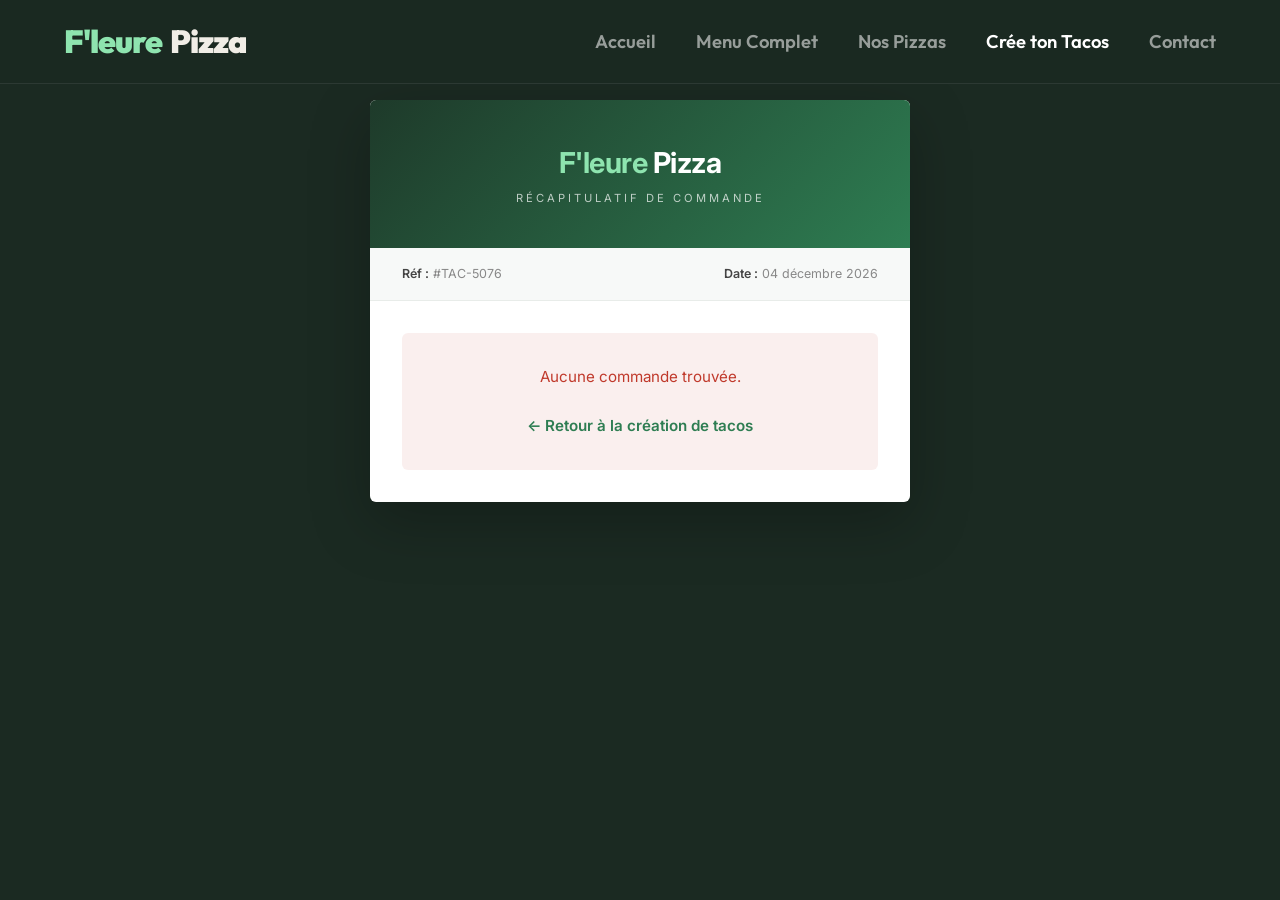
<file: pages/recap.html>
<!DOCTYPE html>
<html lang="fr">
<head>
<meta charset="UTF-8">
<meta name="viewport" content="width=device-width, initial-scale=1.0">
<title>Récapitulatif — F'leure Pizza</title>
<link rel="stylesheet" href="../styles/main.css">
<link href="https://fonts.googleapis.com/css2?family=Inter:wght@300;400;500;600;700&display=swap" rel="stylesheet">
<style>
* { margin: 0; padding: 0; box-sizing: border-box; }
body { font-family: 'Inter', sans-serif; background: #1b2a22; color: #2d2d2d; min-height: 100vh; }

.navbar {
  background: rgba(27,42,34,0.9) !important;
  border-bottom: 1px solid rgba(255,255,255,0.08) !important;
  backdrop-filter: blur(16px) !important;
}
.brand-logo { color: #f0ede6 !important; }
.nav-link { color: rgba(255,255,255,0.55) !important; }
.nav-link:hover, .nav-link.active { color: #fff !important; }
.mobile-toggle span { background: #f0ede6 !important; }

.recap-page {
  max-width: 580px;
  margin: 0 auto;
  padding: 100px 1.25rem 4rem;
}

.invoice {
  background: #fff;
  border-radius: 6px;
  overflow: hidden;
  box-shadow: 0 20px 60px rgba(0,0,0,0.25);
}

.invoice-header {
  background: linear-gradient(135deg, #1e3a2a, #2e7d52);
  color: #fff;
  padding: 2.5rem 2rem;
  text-align: center;
}
.invoice-logo {
  font-size: 1.8rem;
  font-weight: 700;
  letter-spacing: -0.5px;
  margin-bottom: 0.25rem;
}
.invoice-logo span { color: #8ee4af; }
.invoice-subtitle {
  font-size: 0.7rem;
  letter-spacing: 3px;
  text-transform: uppercase;
  opacity: 0.7;
}

.invoice-meta {
  display: flex;
  justify-content: space-between;
  background: #f7f9f8;
  border-bottom: 1px solid #e8ece9;
  padding: 1rem 2rem;
  font-size: 0.78rem;
  color: #888;
}
.invoice-meta strong { color: #444; font-weight: 600; }

.invoice-body { padding: 2rem; }
.invoice-title {
  font-size: 0.65rem;
  letter-spacing: 3px;
  text-transform: uppercase;
  color: #aaa;
  margin-bottom: 1.5rem;
  padding-bottom: 0.75rem;
  border-bottom: 1px solid #eee;
}

.invoice-table {
  width: 100%;
  border-collapse: collapse;
}
.invoice-table th {
  font-size: 0.65rem;
  letter-spacing: 2px;
  text-transform: uppercase;
  color: #aaa;
  text-align: left;
  padding: 0.5rem 0;
  border-bottom: 2px solid #e8ece9;
  font-weight: 500;
}
.invoice-table th:last-child { text-align: right; }
.invoice-table td {
  padding: 0.85rem 0;
  border-bottom: 1px solid #f3f3f3;
  font-size: 0.95rem;
}
.invoice-table td:last-child {
  text-align: right;
  font-weight: 600;
  color: #2e7d52;
  white-space: nowrap;
}
.invoice-table .row-label { color: #666; font-weight: 400; }
.invoice-table .row-value { font-weight: 600; color: #222; }
.invoice-table .row-extra .row-value { color: #555; font-weight: 400; }
.invoice-table .row-included td { color: #bbb; font-style: italic; font-size: 0.85rem; }
.invoice-table .row-included td:last-child { color: #bbb; font-weight: 400; }

.invoice-total-row {
  display: flex;
  justify-content: space-between;
  align-items: center;
  margin-top: 1.5rem;
  padding-top: 1.5rem;
  border-top: 2px solid #1e3a2a;
}
.invoice-total-label {
  font-size: 0.7rem;
  letter-spacing: 3px;
  text-transform: uppercase;
  color: #888;
}
.invoice-total-amount {
  font-size: 2.2rem;
  font-weight: 700;
  color: #1e3a2a;
}

.invoice-footer {
  background: #f7f9f8;
  border-top: 1px solid #e8ece9;
  padding: 2rem;
  text-align: center;
}
.invoice-footer-title {
  font-size: 0.65rem;
  letter-spacing: 3px;
  text-transform: uppercase;
  color: #aaa;
  margin-bottom: 1rem;
}
.btn-call {
  display: inline-flex;
  align-items: center;
  gap: 0.5rem;
  background: #2e7d52;
  color: #fff;
  padding: 0.9rem 2.5rem;
  border-radius: 6px;
  font-size: 1.1rem;
  font-weight: 600;
  text-decoration: none;
  transition: all 0.3s;
  letter-spacing: 0.5px;
}
.btn-call:hover { background: #256643; transform: translateY(-2px); box-shadow: 0 6px 20px rgba(46,125,82,0.3); }

.btn-modify {
  display: inline-block;
  margin-top: 1rem;
  font-size: 0.82rem;
  color: #888;
  text-decoration: none;
  border-bottom: 1px solid #ddd;
  padding-bottom: 1px;
  transition: color 0.3s, border-color 0.3s;
}
.btn-modify:hover { color: #2e7d52; border-color: #2e7d52; }

.error-msg {
  display: none;
  background: rgba(192,57,43,0.08);
  color: #c0392b;
  padding: 2rem;
  border-radius: 6px;
  text-align: center;
  font-size: 0.95rem;
  margin: 2rem;
}
.error-msg a { color: #2e7d52; font-weight: 600; }

@media (max-width: 600px) {
  .recap-page { padding: 80px 0.75rem 3rem; }
  .invoice-header { padding: 2rem 1.25rem; }
  .invoice-body { padding: 1.5rem 1.25rem; }
  .invoice-footer { padding: 1.5rem 1.25rem; }
  .invoice-meta { flex-direction: column; gap: 0.4rem; padding: 0.75rem 1.25rem; }
  .invoice-total-amount { font-size: 1.8rem; }
}
  @media (max-width: 600px) {
    .recap-page { padding-top: 80px; padding-bottom: 2rem; }
    .invoice-header { padding: 1.5rem 1rem; }
    .invoice-body { padding: 1.25rem; }
    .invoice-total-amount { font-size: 1.8rem; }
  }
</style>
</head>
<body>

<header class="navbar">
  <div class="container" style="display:flex;justify-content:space-between;align-items:center;">
    <a href="../index.html" class="brand-logo"><span class="text-accent" style="color:#8ee4af;">F'leure</span> Pizza</a>
    <div class="mobile-toggle"><span></span><span></span><span></span></div>
    <nav class="nav-links">
      <a href="../index.html" class="nav-link">Accueil</a>
      <a href="menu.html" class="nav-link">Menu Complet</a>
      <a href="pizza.html" class="nav-link">Nos Pizzas</a>
      <a href="tacos.html" class="nav-link active">Crée ton Tacos</a>
      <a href="contact.html" class="nav-link">Contact</a>
    </nav>
  </div>
</header>

<div class="recap-page">
  <div class="invoice" id="receipt">

    <div class="invoice-header">
      <div class="invoice-logo"><span>F'leure</span> Pizza</div>
      <p class="invoice-subtitle">Récapitulatif de commande</p>
    </div>

    <div class="invoice-meta">
      <div><strong>Réf :</strong> #TAC-<span id="ref-num">0001</span></div>
      <div><strong>Date :</strong> <span id="order-date">--</span></div>
    </div>

    <div class="error-msg" id="error-msg">
      Aucune commande trouvée.<br><br>
      <a href="tacos.html">← Retour à la création de tacos</a>
    </div>

    <div id="order-content">
      <div class="invoice-body">
        <p class="invoice-title">Détails de la commande</p>

        <table class="invoice-table">
          <thead>
            <tr>
              <th>Article</th>
              <th>Détail</th>
              <th>Prix</th>
            </tr>
          </thead>
          <tbody id="invoice-rows">
          </tbody>
        </table>

        <div class="invoice-total-row">
          <span class="invoice-total-label">Total à payer</span>
          <span class="invoice-total-amount"><span id="val-total">0</span>€</span>
        </div>
      </div>

      <div class="invoice-footer">
        <p class="invoice-footer-title">Pour commander</p>
        <a href="tel:0232510355" class="btn-call">📞 02 32 51 03 55</a>
        <br>
        <a href="tacos.html" class="btn-modify">← Modifier ma commande</a>
      </div>
    </div>

  </div>
</div>

<script src="../js/main.js"></script>
<script>
  document.addEventListener("DOMContentLoaded", () => {
    const orderDataStr = localStorage.getItem('tacos_order');
    const orderContent = document.getElementById('order-content');
    const errorMsg = document.getElementById('error-msg');
    const tbody = document.getElementById('invoice-rows');

    const now = new Date();
    document.getElementById('order-date').textContent = now.toLocaleDateString('fr-FR', { day:'2-digit', month:'long', year:'numeric' });
    document.getElementById('ref-num').textContent = String(Math.floor(Math.random()*9000)+1000);

    if (!orderDataStr) {
      orderContent.style.display = 'none';
      errorMsg.style.display = 'block';
      return;
    }

    try {
      const order = JSON.parse(orderDataStr);
      const sizePrice = order.size === 'XL' ? 10 : 8;

      let row = `<tr><td class="row-label">Tacos</td><td class="row-value">Taille ${order.size}</td><td>${sizePrice}€</td></tr>`;
      row += `<tr><td class="row-label">Viande</td><td class="row-value">${order.meat}</td><td>Inclus</td></tr>`;
      row += `<tr class="row-included"><td>Base</td><td>Frites + Sauce fromagère + Mozzarella</td><td>Inclus</td></tr>`;

      if (order.extras && order.extras.length > 0) {
        order.extras.forEach(ext => {
          row += `<tr class="row-extra"><td class="row-label">Extra</td><td class="row-value">+ ${ext}</td><td>1€</td></tr>`;
        });
      }

      tbody.innerHTML = row;
      document.getElementById('val-total').textContent = order.total;

    } catch (e) {
      orderContent.style.display = 'none';
      errorMsg.style.display = 'block';
    }
  });
</script>
</body>
</html>
</file>
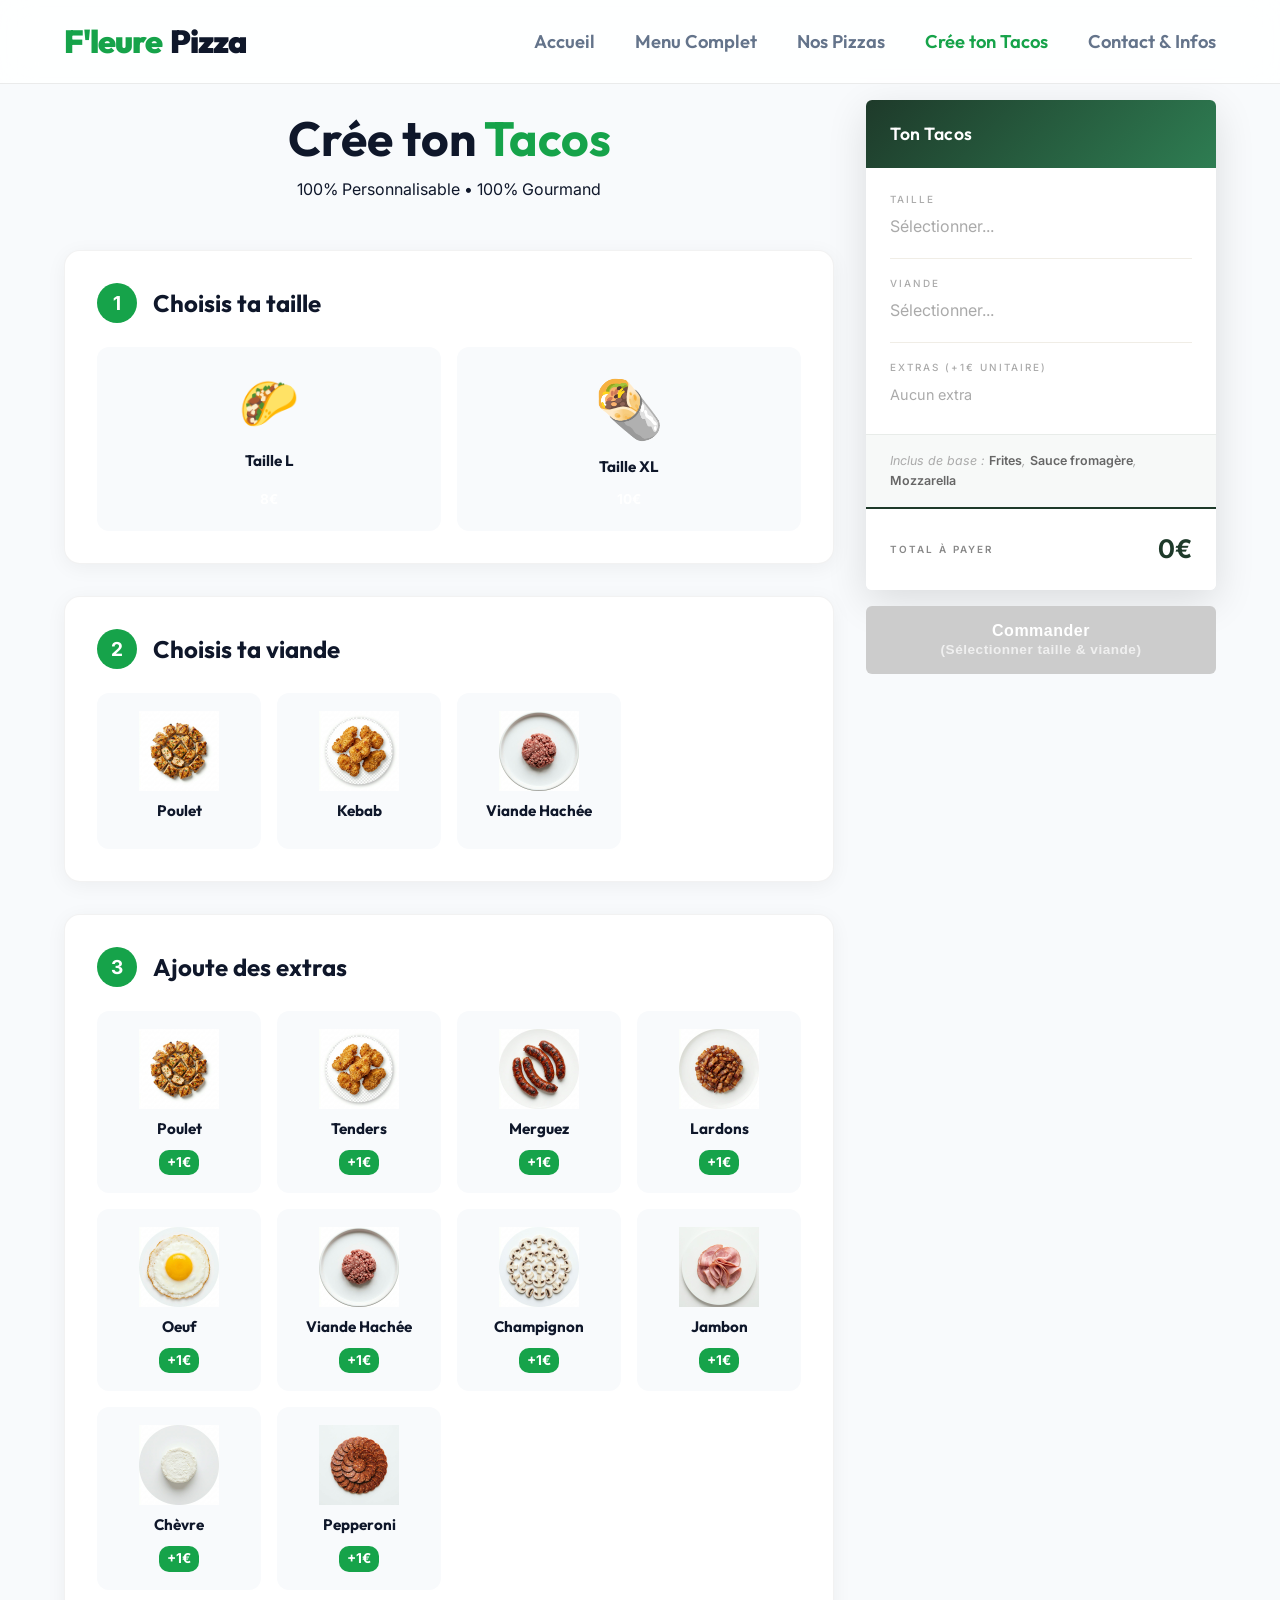
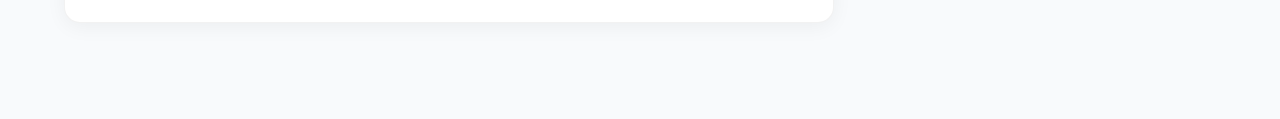
<file: pages/tacos.html>
<!DOCTYPE html>
<html lang="fr">
<head>
  <meta charset="UTF-8">
  <meta name="viewport" content="width=device-width, initial-scale=1.0">
  <title>Crée ton Tacos - F'leure Pizza</title>
  <link rel="preconnect" href="https://fonts.googleapis.com">
  <link rel="preconnect" href="https://fonts.gstatic.com" crossorigin>
  <link href="https://fonts.googleapis.com/css2?family=Oswald:wght@500;700&family=Poppins:wght@400;600;700&display=swap" rel="stylesheet">
  <link rel="stylesheet" href="../styles/main.css">

  <style>
    /* ─── Tacos Builder Styles ─── */
    .builder-container {
      display: flex;
      flex-wrap: wrap;
      gap: 2rem;
      max-width: 1200px;
      margin: 100px auto 4rem;
      padding: 0 1.5rem;
    }
    .builder-main { flex: 1; min-width: 0; }
    .builder-header { text-align: center; margin-bottom: 3rem; }
    .builder-header h1 { font-size: 3rem; font-family: var(--font-heading); }
    .builder-header span { color: var(--accent-primary); }
    
    .step-section {
      background: #fff;
      border-radius: 16px;
      padding: 2rem;
      margin-bottom: 2rem;
      box-shadow: 0 4px 20px rgba(0,0,0,0.05);
      border: 1px solid rgba(0,0,0,0.05);
    }
    .step-header { display: flex; align-items: center; gap: 1rem; margin-bottom: 1.5rem; }
    .step-num { 
      background: var(--accent-primary); color: #fff; width: 40px; height: 40px; 
      border-radius: 50%; display: flex; align-items: center; justify-content: center; 
      font-weight: bold; font-size: 1.2rem;
    }
    .step-title { font-size: 1.5rem; }
    
    .options-grid {
      display: grid;
      grid-template-columns: repeat(auto-fill, minmax(140px, 1fr));
      gap: 1rem;
    }
    .option-card {
      background: #f8fafc; border: 2px solid transparent; border-radius: 12px;
      padding: 1rem; text-align: center; cursor: pointer; transition: 0.2s;
      display: flex; flex-direction: column; align-items: center; justify-content: space-between;
    }
    .option-card:hover { transform: translateY(-3px); box-shadow: 0 5px 15px rgba(0,0,0,0.1); }
    .option-card.selected { border-color: var(--accent-primary); background: rgba(22,163,74,0.05); }
    .option-img { width: 80px; height: 80px; object-fit: contain; margin-bottom: 0.5rem; }
    .option-name { font-weight: bold; font-size: 0.95rem; margin-bottom: 0.5rem; }
    .option-price { font-size: 0.85rem; font-weight: bold; background: var(--accent-primary); color: #fff; padding: 2px 8px; border-radius: 10px; }
    
    .summary-sidebar {
      width: 350px; position: sticky; top: 100px; height: max-content;
    }
    .summary-card {
      background: #fff;
      border-radius: 6px;
      overflow: hidden;
      box-shadow: 0 12px 40px rgba(0,0,0,0.12);
      margin-bottom: 1rem;
    }
    .summary-title {
      background: linear-gradient(135deg, #1e3a2a, #2e7d52);
      color: #fff;
      font-size: 1.1rem;
      font-weight: 600;
      padding: 1.25rem 1.5rem;
      margin: 0;
      border: none;
      letter-spacing: 0.5px;
    }
    .summary-body-inner { padding: 1.5rem; }
    .summary-section {
      margin-bottom: 1.1rem;
      padding-bottom: 1.1rem;
      border-bottom: 1px solid #f0ede6;
    }
    .summary-section:last-of-type { border-bottom: none; margin-bottom: 0; padding-bottom: 0; }
    .summary-label {
      font-size: 0.62rem;
      letter-spacing: 2px;
      text-transform: uppercase;
      color: #aaa;
      font-weight: 500;
      margin-bottom: 0.4rem;
    }
    .summary-value { font-size: 1rem; font-weight: 500; display: flex; justify-content: space-between; color: #222; }
    .summary-item-price { font-weight: 600; color: #2e7d52; }
    .summary-item-list { list-style: none; padding: 0; }
    .summary-item-list li { display: flex; justify-content: space-between; font-size: 0.95rem; margin-bottom: 0.3rem; color: #555; }
    
    .base-ingredients-note {
      font-size: 0.78rem; color: #aaa; font-style: italic;
      margin: 0; padding: 1rem 1.5rem;
      background: #f7f9f8; border-top: 1px solid #e8ece9;
    }
    .base-ingredients-note span { font-weight: 600; color: #666; font-style: normal; }
    
    .summary-total {
      display: flex; justify-content: space-between; align-items: center;
      font-size: 1rem; font-weight: 600;
      padding: 1.25rem 1.5rem;
      border-top: 2px solid #1e3a2a;
      background: #fff;
    }
    .total-label {
      font-size: 0.62rem; letter-spacing: 2px; text-transform: uppercase; color: #888;
    }
    .total-price { color: #1e3a2a; font-size: 1.6rem; font-weight: 700; }
    
    .btn-commander {
      width: 100%; padding: 1rem; font-size: 1rem; font-weight: 600;
      background: #2e7d52; color: #fff; border: none; border-radius: 6px;
      cursor: pointer; transition: 0.3s; letter-spacing: 0.5px;
    }
    .btn-commander:disabled { background: #ccc; cursor: not-allowed; }
    .btn-commander:not(:disabled):hover { transform: translateY(-2px); box-shadow: 0 5px 15px rgba(46,125,82,0.3); }
    
    /* Mobile summary bar */
    .mobile-summary-bar {
      display: none; position: fixed; bottom: 0; left: 0; right: 0;
      background: #1e3a2a; box-shadow: 0 -5px 15px rgba(0,0,0,0.2); padding: 1rem 1.25rem;
      justify-content: space-between; align-items: center; z-index: 100;
    }
    .total-price-mobile { color: #fff; }
    .btn-commander-mobile {
      background: #2e7d52; color: #fff; border: none; padding: 0.8rem 1.5rem;
      border-radius: 6px; font-weight: 600; cursor: pointer; letter-spacing: 0.5px;
    }
    @media (max-width: 960px) {
      .builder-container { flex-direction: column; gap: 0; margin-top: 70px; margin-bottom: 1rem; }
      .builder-main { margin-bottom: 0; }
      .builder-header { margin-bottom: 1rem; }
      .builder-header h1 { font-size: 2rem; }
      .step-section { margin-bottom: 0.5rem; padding: 1rem; border-radius: 8px; }
      .step-section:last-of-type { margin-bottom: 0; }
      .summary-sidebar { width: 100%; position: static; margin-top: 0.5rem; }
      .summary-card { margin-bottom: 0.5rem; }
      .mobile-summary-bar { display: flex; }
      body { padding-bottom: 70px; }
      .summary-sidebar .btn-commander { display: none; }
    }
    
    /* Extra compression for small mobiles as requested */
    @media (max-width: 768px) {
      .builder-container { margin-top: 60px; padding: 0 0.75rem; }
      .builder-header { margin-bottom: 0.5rem; }
      .step-header { margin-bottom: 0.75rem; }
      .options-grid { gap: 0.5rem; grid-template-columns: repeat(auto-fill, minmax(100px, 1fr)); }
      .option-card { padding: 0.5rem; }
      .option-img { width: 50px; height: 50px; }
      .summary-sidebar { margin-top: 0.5rem; }
    }
  </style>

</head>
<body>

  <!-- Header Navigation -->
  <header class="navbar">
    <div class="container" style="display: flex; justify-content: space-between; align-items: center;">
      <a href="../index.html" class="brand-logo">
        <span class="text-accent">F'leure</span> Pizza
      </a>
      <div class="mobile-toggle">
        <span></span><span></span><span></span>
      </div>
      <nav class="nav-links">
        <a href="../index.html" class="nav-link">Accueil</a>
        <a href="menu.html" class="nav-link">Menu Complet</a>
        <a href="pizza.html" class="nav-link">Nos Pizzas</a>
        <a href="tacos.html" class="nav-link active">Crée ton Tacos</a>
        <a href="contact.html" class="nav-link">Contact & Infos</a>
      </nav>
    </div>
  </header>

  <div class="builder-container">
    <div class="builder-main">
      <div class="builder-header">
        <h1>Crée ton <span>Tacos</span></h1>
        <p>100% Personnalisable • 100% Gourmand</p>
      </div>

      <!-- STEP 1: SIZE -->
      <div class="step-section active-step" id="step-1">
        <div class="step-header">
          <div class="step-num">1</div>
          <h2 class="step-title">Choisis ta taille</h2>
        </div>
        <div class="options-grid" style="grid-template-columns: repeat(auto-fit, minmax(200px, 1fr));">
          <div class="option-card size-option" data-id="L" data-price="8">
            <span class="option-icon" style="font-size:3rem;">🌮</span>
            <h3 class="option-name">Taille L</h3>
            <span class="option-price" style="background:var(--color-primary);">8€</span>
          </div>
          <div class="option-card size-option" data-id="XL" data-price="10">
            <span class="option-icon" style="font-size:3.5rem;">🌯</span>
            <h3 class="option-name">Taille XL</h3>
            <span class="option-price" style="background:var(--color-primary);">10€</span>
          </div>
        </div>
      </div>

      <!-- STEP 2: MEAT -->
      <div class="step-section" id="step-2">
        <div class="step-header">
          <div class="step-num">2</div>
          <h2 class="step-title">Choisis ta viande</h2>
        </div>
        <div class="options-grid">
          <div class="option-card meat-option" data-id="Poulet">
            <img src="../assets/images/imgsite/ingredient_poulet_1774347135836.png" class="option-img" alt="Poulet">
            <h3 class="option-name">Poulet</h3>
          </div>
          <div class="option-card meat-option" data-id="Kebab">
            <img src="../assets/images/imgsite/ingredient_tenders_1774347150509.png" class="option-img" alt="Kebab">
            <h3 class="option-name">Kebab</h3>
          </div>
          <div class="option-card meat-option" data-id="Viande Hachée">
            <img src="../assets/images/imgsite/ingredient_viande_1774347227723.png" class="option-img" alt="Viande Hachée">
            <h3 class="option-name">Viande Hachée</h3>
          </div>
        </div>
      </div>

      <!-- STEP 3: EXTRAS -->
      <div class="step-section" id="step-3">
        <div class="step-header">
          <div class="step-num">3</div>
          <h2 class="step-title">Ajoute des extras</h2>
        </div>
        <div class="options-grid">
          <div class="option-card extra-option" data-id="Poulet" data-price="1">
            <img src="../assets/images/imgsite/ingredient_poulet_1774347135836.png" class="option-img" alt="Poulet">
            <h3 class="option-name">Poulet</h3>
            <span class="option-price">+1€</span>
          </div>
          <div class="option-card extra-option" data-id="Tenders" data-price="1">
            <img src="../assets/images/imgsite/ingredient_tenders_1774347150509.png" class="option-img" alt="Tenders">
            <h3 class="option-name">Tenders</h3>
            <span class="option-price">+1€</span>
          </div>
          <div class="option-card extra-option" data-id="Merguez" data-price="1">
            <img src="../assets/images/imgsite/ingredient_merguez_1774347164409.png" class="option-img" alt="Merguez">
            <h3 class="option-name">Merguez</h3>
            <span class="option-price">+1€</span>
          </div>
          <div class="option-card extra-option" data-id="Lardons" data-price="1">
            <img src="../assets/images/imgsite/ingredient_lardon_1774347193457.png" class="option-img" alt="Lardons">
            <h3 class="option-name">Lardons</h3>
            <span class="option-price">+1€</span>
          </div>
          <div class="option-card extra-option" data-id="Oeuf" data-price="1">
            <img src="../assets/images/imgsite/ingredient_oeuf_1774347210846.png" class="option-img" alt="Oeuf">
            <h3 class="option-name">Oeuf</h3>
            <span class="option-price">+1€</span>
          </div>
          <div class="option-card extra-option" data-id="Viande Hachée" data-price="1">
            <img src="../assets/images/imgsite/ingredient_viande_1774347227723.png" class="option-img" alt="Viande Hachée">
            <h3 class="option-name">Viande Hachée</h3>
            <span class="option-price">+1€</span>
          </div>
          <div class="option-card extra-option" data-id="Champignon" data-price="1">
            <img src="../assets/images/imgsite/ingredient_champignon_1774347257355.png" class="option-img" alt="Champignon">
            <h3 class="option-name">Champignon</h3>
            <span class="option-price">+1€</span>
          </div>
          <div class="option-card extra-option" data-id="Jambon" data-price="1">
            <img src="../assets/images/imgsite/ingredient_jambon_1774347272570.png" class="option-img" alt="Jambon">
            <h3 class="option-name">Jambon</h3>
            <span class="option-price">+1€</span>
          </div>
          <div class="option-card extra-option" data-id="Chèvre" data-price="1">
            <img src="../assets/images/imgsite/ingredient_chevre_1774347290804.png" class="option-img" alt="Chèvre">
            <h3 class="option-name">Chèvre</h3>
            <span class="option-price">+1€</span>
          </div>
          <div class="option-card extra-option" data-id="Pepperoni" data-price="1">
            <img src="../assets/images/imgsite/ingredient_pepperoni_1774347319294.png" class="option-img" alt="Pepperoni">
            <h3 class="option-name">Pepperoni</h3>
            <span class="option-price">+1€</span>
          </div>
        </div>
      </div>
    </div><!-- builder-main end -->
    <!-- SUMMARY SIDEBAR -->
    <div class="summary-sidebar">
      <div class="summary-card">
        <h2 class="summary-title">Ton Tacos</h2>
        
        <div class="summary-body-inner">
          <div class="summary-section">
            <div class="summary-label">Taille</div>
            <div class="summary-value" id="summary-size">
              <span class="placeholder" style="color:#aaa; font-weight:normal;">Sélectionner...</span>
            </div>
          </div>

          <div class="summary-section">
            <div class="summary-label">Viande</div>
            <div class="summary-value" id="summary-meat">
              <span class="placeholder" style="color:#aaa; font-weight:normal;">Sélectionner...</span>
            </div>
          </div>

          <div class="summary-section">
            <div class="summary-label">Extras (+1€ unitaire)</div>
            <ul class="summary-item-list" id="summary-extras">
              <li class="placeholder" style="color:#aaa; font-weight:normal; font-size:0.9rem;">Aucun extra</li>
            </ul>
          </div>
        </div>

        <div class="base-ingredients-note">
          Inclus de base : <span>Frites</span>, <span>Sauce fromagère</span>, <span>Mozzarella</span>
        </div>

        <div class="summary-total">
          <div class="total-label">Total à payer</div>
          <div class="total-price"><span id="total-price">0</span>€</div>
        </div>

      </div>
      
      <button class="btn-commander" id="btn-commander" disabled>Commander <br><span style="font-size: 0.85rem; text-transform:none; opacity:0.7;">(Sélectionner taille & viande)</span></button>
    </div>
  </div>

  <div class="mobile-summary-bar">
    <div>
      <span style="color:rgba(255,255,255,0.6); font-size: 0.65rem; text-transform:uppercase; letter-spacing:1.5px;">Total</span>
      <h3 class="total-price-mobile"><span id="mobile-total-price">0</span>€</h3>
    </div>
    <button class="btn-commander-mobile" id="mobile-btn-commander" disabled>Commander</button>
  </div>

  <script src="../js/main.js"></script>
  <script>
    const state = { size: null, sizePrice: 0, meat: null, extras: [] };

    const sizeOptions = document.querySelectorAll('.size-option');
    const meatOptions = document.querySelectorAll('.meat-option');
    const extraOptions = document.querySelectorAll('.extra-option');
    
    const elSummarySize = document.getElementById('summary-size');
    const elSummaryMeat = document.getElementById('summary-meat');
    const elSummaryExtras = document.getElementById('summary-extras');
    const elTotalPrice = document.getElementById('total-price');
    const elMobileTotalPrice = document.getElementById('mobile-total-price');
    const btnCommander = document.getElementById('btn-commander');
    const btnCommanderMobile = document.getElementById('mobile-btn-commander');

    function calculateTotal() {
      let total = state.sizePrice;
      state.extras.forEach(ext => total += ext.price);
      return total;
    }

    function updateUI() {
      if (state.size) {
        elSummarySize.innerHTML = `<span>Taille ${state.size}</span> <span class="summary-item-price">${state.sizePrice}€</span>`;
      } else { elSummarySize.innerHTML = `<span class="placeholder" style="color:#aaa; font-weight:normal;">Sélectionner...</span>`; }

      if (state.meat) { elSummaryMeat.innerHTML = `<span>${state.meat}</span> <span class="summary-item-price">0€</span>`; } 
      else { elSummaryMeat.innerHTML = `<span class="placeholder" style="color:#aaa; font-weight:normal;">Sélectionner...</span>`; }

      elSummaryExtras.innerHTML = '';
      if (state.extras.length > 0) {
        state.extras.forEach(ext => {
          const li = document.createElement('li');
          li.innerHTML = `<span>+ ${ext.id}</span> <span class="summary-item-price">${ext.price}€</span>`;
          elSummaryExtras.appendChild(li);
        });
      } else {
        elSummaryExtras.innerHTML = `<li class="placeholder" style="color:#aaa; font-weight:normal; font-size:0.9rem;">Aucun extra</li>`;
      }

      const total = calculateTotal();
      elTotalPrice.textContent = total;
      elMobileTotalPrice.textContent = total;

      if (state.size && state.meat) {
        btnCommander.disabled = false;
        btnCommander.innerHTML = `Commander Maintenant`;
        btnCommanderMobile.disabled = false;
        btnCommanderMobile.innerHTML = `Commander`;
      } else {
        btnCommander.disabled = true;
        btnCommander.innerHTML = `Commander <br><span style="font-size: 0.85rem; text-transform:none; opacity:0.7;">(Sélectionner taille & viande)</span>`;
        btnCommanderMobile.disabled = true;
        btnCommanderMobile.innerHTML = `Sélectionnez vos options`;
      }
    }

    sizeOptions.forEach(opt => {
      opt.addEventListener('click', () => {
        sizeOptions.forEach(o => o.classList.remove('selected'));
        opt.classList.add('selected');
        state.size = opt.getAttribute('data-id');
        state.sizePrice = parseInt(opt.getAttribute('data-price'));
        updateUI();
        if (!state.meat) document.getElementById('step-2').scrollIntoView({ behavior: 'smooth', block: 'center' });
      });
    });

    meatOptions.forEach(opt => {
      opt.addEventListener('click', () => {
        meatOptions.forEach(o => o.classList.remove('selected'));
        opt.classList.add('selected');
        state.meat = opt.getAttribute('data-id');
        updateUI();
        document.getElementById('step-3').scrollIntoView({ behavior: 'smooth', block: 'start' });
      });
    });

    extraOptions.forEach(opt => {
      opt.addEventListener('click', () => {
        const id = opt.getAttribute('data-id');
        const price = parseInt(opt.getAttribute('data-price'));
        if (opt.classList.contains('selected')) {
          opt.classList.remove('selected');
          state.extras = state.extras.filter(e => e.id !== id);
        } else {
          opt.classList.add('selected');
          state.extras.push({ id, price });
        }
        updateUI();
      });
    });

    // Save logic and redirect
    const handleOrder = () => {
      if(state.size && state.meat) {
        const order = {
          size: state.size,
          meat: state.meat,
          extras: state.extras.map(e => e.id),
          total: calculateTotal()
        };
        localStorage.setItem('tacos_order', JSON.stringify(order));
        window.location.href = 'recap.html';
      }
    };

    btnCommander.addEventListener('click', handleOrder);
    btnCommanderMobile.addEventListener('click', handleOrder);
  </script>
</body>
</html>
</file>
<file: styles/main.css>
@import url('https://fonts.googleapis.com/css2?family=Outfit:wght@400;600;800;900&family=Inter:wght@400;500;700&display=swap');

:root {
  --bg-dark: #f8fafc;
  --bg-card: #ffffff;
  --bg-glass: rgba(255, 255, 255, 0.85);
  --accent-primary: #16a34a; /* F'leure Green */
  --accent-primary-hover: #15803d;
  --accent-secondary: #0f172a; /* Dark text for contrast buttons */
  --text-main: #0f172a;
  --text-muted: #64748b;
  --font-heading: 'Outfit', sans-serif;
  --font-body: 'Inter', sans-serif;
  --border-glass: rgba(0, 0, 0, 0.08);
  --shadow-lg: 0 10px 40px -10px rgba(0, 0, 0, 0.08);
  --radius-lg: 16px;
  --transition: all 0.3s cubic-bezier(0.4, 0, 0.2, 1);
}

* {
  box-sizing: border-box;
  margin: 0;
  padding: 0;
}

body {
  font-family: var(--font-body);
  background-color: var(--bg-dark);
  color: var(--text-main);
  line-height: 1.6;
  -webkit-font-smoothing: antialiased;
  overflow-x: hidden;
}

h1, h2, h3, h4, .brand-logo {
  font-family: var(--font-heading);
}

a {
  text-decoration: none;
  color: inherit;
}

/* Utilities */
.container {
  max-width: 1200px;
  margin: 0 auto;
  padding: 0 1.5rem;
}

.text-accent { color: var(--accent-primary); }
.text-green { color: var(--accent-primary); }

/* Buttons */
.btn {
  display: inline-flex;
  align-items: center;
  justify-content: center;
  padding: 0.85rem 2rem;
  border-radius: 9999px;
  font-weight: 700;
  font-family: var(--font-heading);
  text-transform: uppercase;
  letter-spacing: 0.05em;
  transition: var(--transition);
  cursor: pointer;
  border: none;
  font-size: 0.95rem;
}

.btn-primary {
  background: var(--accent-primary);
  color: #ffffff;
  box-shadow: 0 4px 14px 0 rgba(22, 163, 74, 0.39);
}

.btn-primary:hover {
  background: var(--accent-primary-hover);
  transform: translateY(-2px);
  box-shadow: 0 6px 20px rgba(22, 163, 74, 0.23);
}

.btn-success {
  background: var(--accent-secondary);
  color: #ffffff;
}

.btn-success:hover {
  background: #000000;
  transform: translateY(-2px);
}

.btn-outline {
  background: transparent;
  color: var(--text-main);
  border: 2px solid var(--border-glass);
}
.btn-outline:hover {
  background: var(--bg-card);
  border-color: var(--accent-primary);
  color: var(--accent-primary);
}

/* Sticky Header Glassmorphism */
.navbar {
  position: fixed;
  top: 0;
  left: 0;
  right: 0;
  z-index: 1000;
  background: var(--bg-glass);
  backdrop-filter: blur(16px);
  -webkit-backdrop-filter: blur(16px);
  border-bottom: 1px solid var(--border-glass);
  padding: 1rem 0;
  transition: var(--transition);
}

.navbar .container {
  display: flex;
  justify-content: space-between;
  align-items: center;
}

.brand-logo {
  font-size: 2rem;
  font-weight: 900;
  letter-spacing: -1px;
  display: flex;
  align-items: center;
  gap: 0.5rem;
  color: var(--text-main);
}

.nav-links {
  display: flex;
  gap: 2.5rem;
  align-items: center;
}

.nav-link {
  font-weight: 600;
  color: var(--text-muted);
  transition: var(--transition);
  font-family: var(--font-heading);
  font-size: 1.15rem;
}

.nav-link:hover, .nav-link.active {
  color: var(--accent-primary);
}

/* Mobile Toggle */
.mobile-toggle {
  display: none;
  flex-direction: column;
  gap: 5px;
  cursor: pointer;
  z-index: 1001;
}

.mobile-toggle span {
  width: 25px;
  height: 3px;
  background: var(--text-main);
  transition: var(--transition);
  border-radius: 2px;
}

.mobile-toggle.active span:nth-child(1) {
  transform: translateY(8px) rotate(45deg);
}
.mobile-toggle.active span:nth-child(2) {
  opacity: 0;
}
.mobile-toggle.active span:nth-child(3) {
  transform: translateY(-8px) rotate(-45deg);
}

/* Hero Section */
.hero {
  min-height: 100vh;
  display: flex;
  align-items: center;
  position: relative;
  padding-top: 80px;
  overflow: hidden;
  background: linear-gradient(135deg, rgba(248,250,252,0.92) 0%, rgba(255,255,255,0.7) 100%), url('../assets/images/imgsite/hero-bg.png') no-repeat center center/cover;
}

.hero::before {
  content: '';
  position: absolute;
  top: -50%;
  right: -20%;
  width: 100vw;
  height: 100vw;
  background: radial-gradient(circle, rgba(22,163,74,0.06) 0%, rgba(255,255,255,0) 60%);
  border-radius: 50%;
  z-index: -1;
}

.hero-content {
  max-width: 650px;
  animation: slideFadeUp 0.8s ease forwards;
}

.hero-title {
  font-size: 5rem;
  font-weight: 900;
  line-height: 1.05;
  margin-bottom: 1.5rem;
  color: var(--text-main);
}

.hero-subtitle {
  font-size: 1.35rem;
  color: var(--text-muted);
  margin-bottom: 2.5rem;
  max-width: 550px;
  font-weight: 500;
}

.hero-cta {
  display: flex;
  gap: 1.5rem;
  flex-wrap: wrap;
}

/* Glass Cards */
.glass-card {
  background: var(--bg-card);
  border: 1px solid var(--border-glass);
  border-radius: var(--radius-lg);
  padding: 3rem;
  box-shadow: var(--shadow-lg);
  transition: var(--transition);
}
.glass-card:hover {
  transform: translateY(-5px);
  border-color: rgba(22, 163, 74, 0.3);
  box-shadow: 0 20px 40px -10px rgba(22, 163, 74, 0.15);
}

/* Promos Section */
.promos-grid {
  display: grid;
  grid-template-columns: repeat(auto-fit, minmax(300px, 1fr));
  gap: 2.5rem;
  margin-top: 5rem;
  margin-bottom: 5rem;
}

.promo-badge {
  background: rgba(22, 163, 74, 0.1);
  color: var(--accent-primary);
  padding: 0.5rem 1.5rem;
  border-radius: 999px;
  font-weight: 800;
  font-size: 0.95rem;
  display: inline-block;
  margin-bottom: 1.5rem;
  letter-spacing: 1.5px;
}

/* Animations */
@keyframes slideFadeUp {
  from {
    opacity: 0;
    transform: translateY(30px);
  }
  to {
    opacity: 1;
    transform: translateY(0);
  }
}

/* Responsive */
@media(max-width: 768px) {
  .hero-title {
    font-size: 3.5rem;
  }
  .mobile-toggle {
    display: flex;
  }
  .nav-links {
    position: fixed;
    top: 0;
    left: -100%;
    width: 260px;
    height: 100vh;
    background: var(--bg-card);
    flex-direction: column;
    padding-top: 100px;
    box-shadow: 10px 0 20px rgba(0,0,0,0.05);
    transition: 0.4s ease;
    align-items: flex-start;
    padding-left: 2rem;
  }
  .nav-links.active {
    left: 0;
  }
}
</file>
